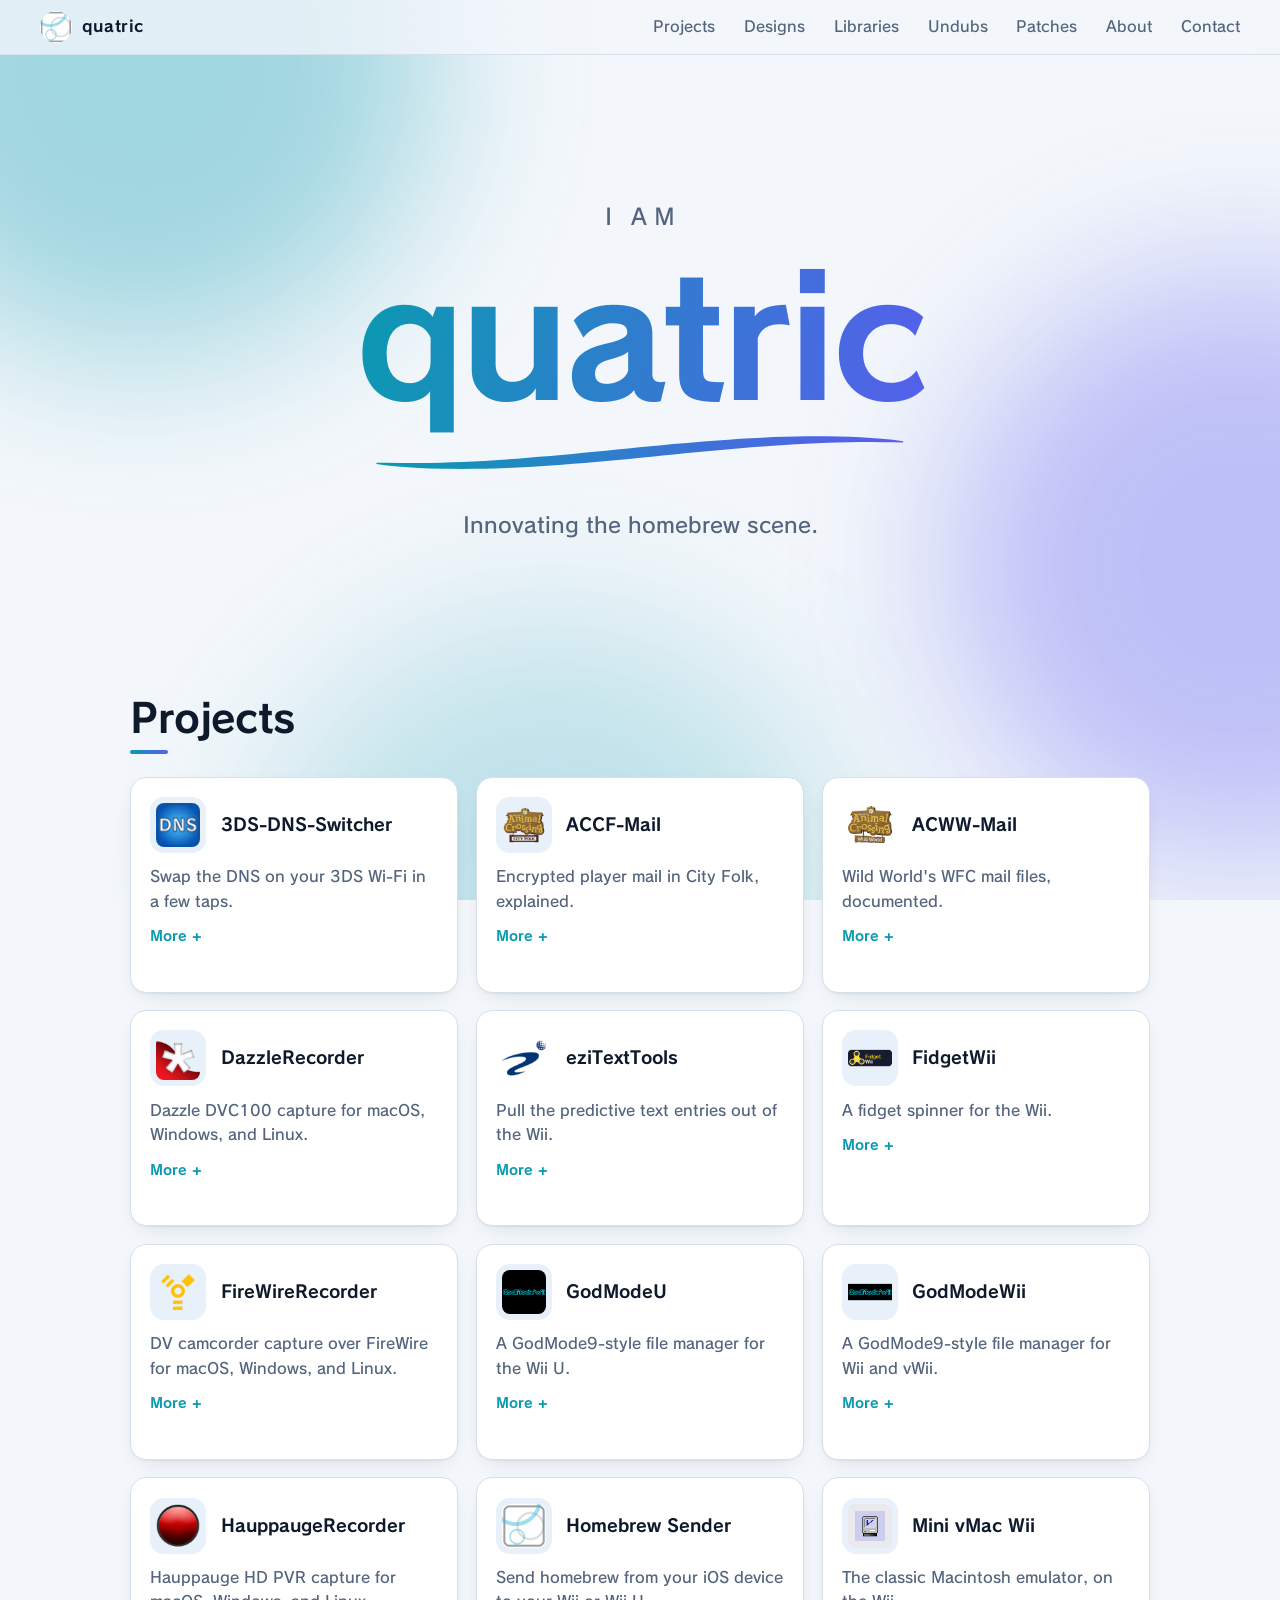
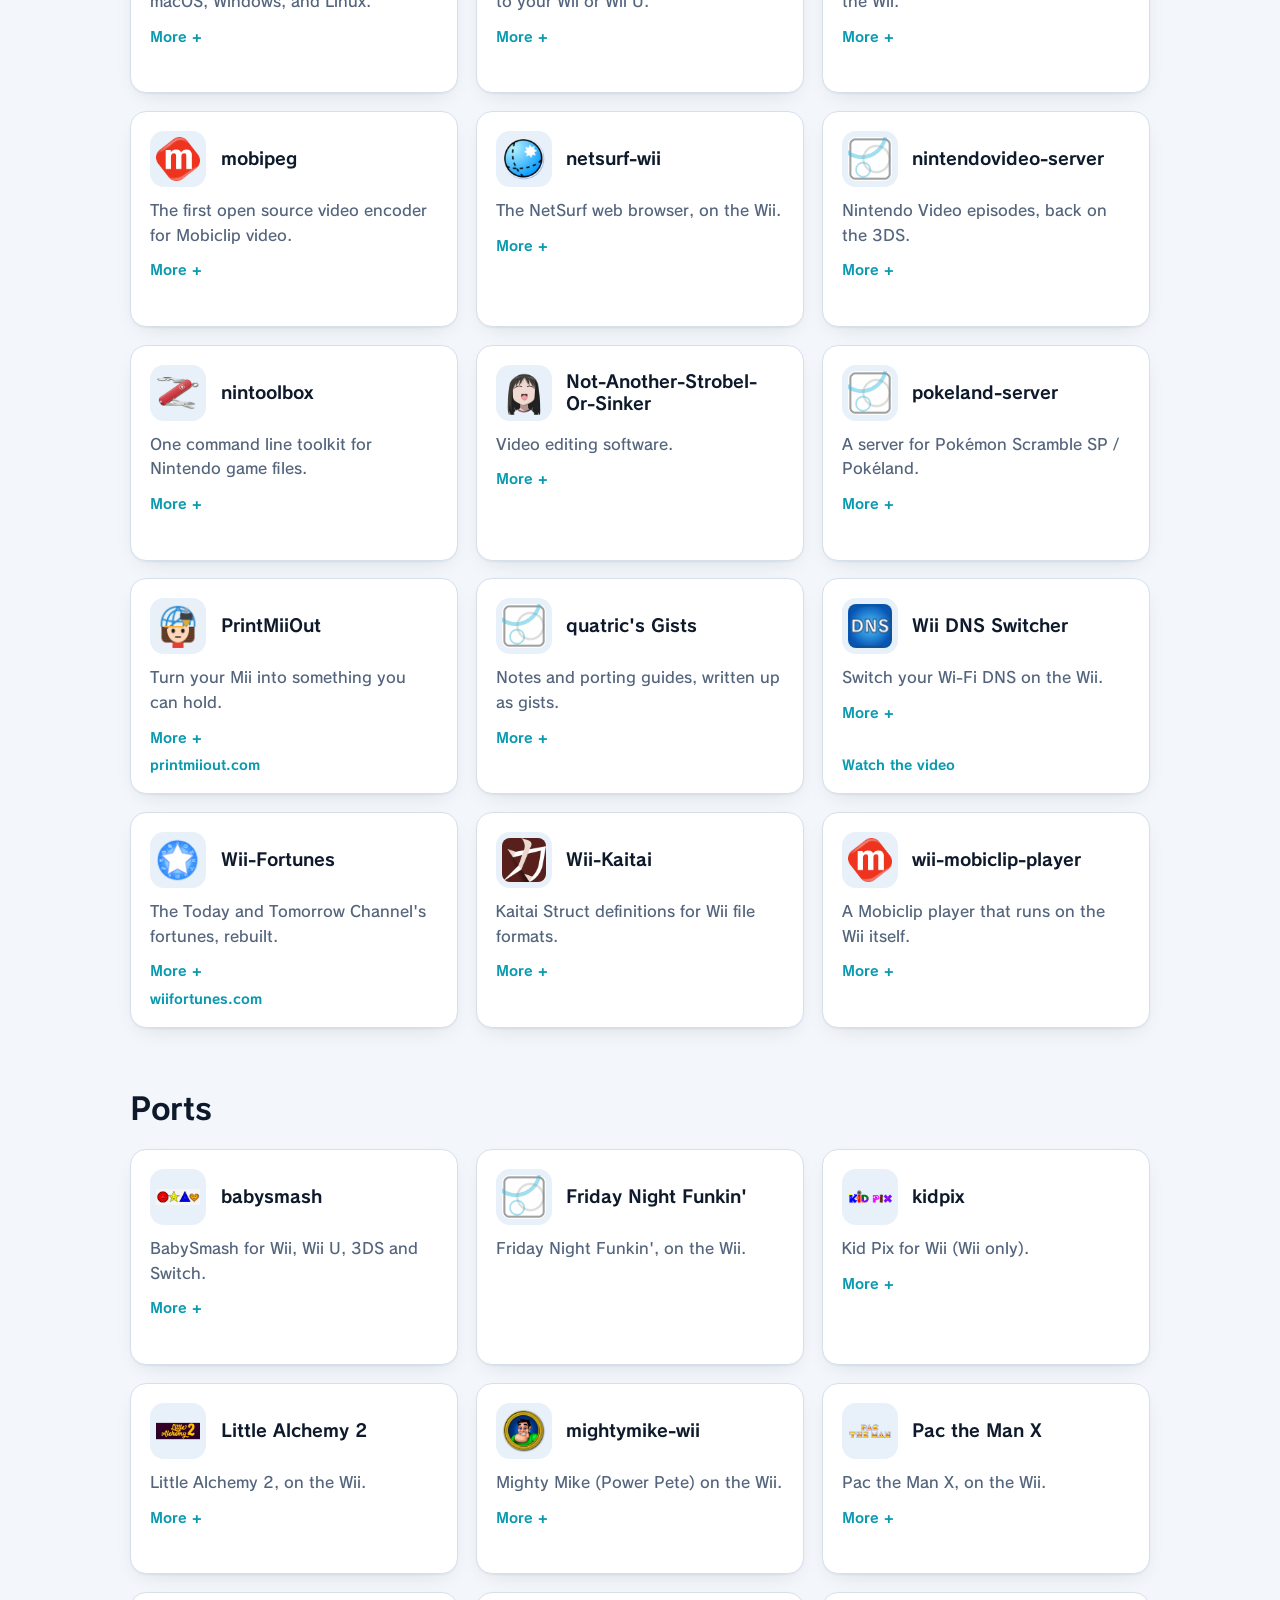
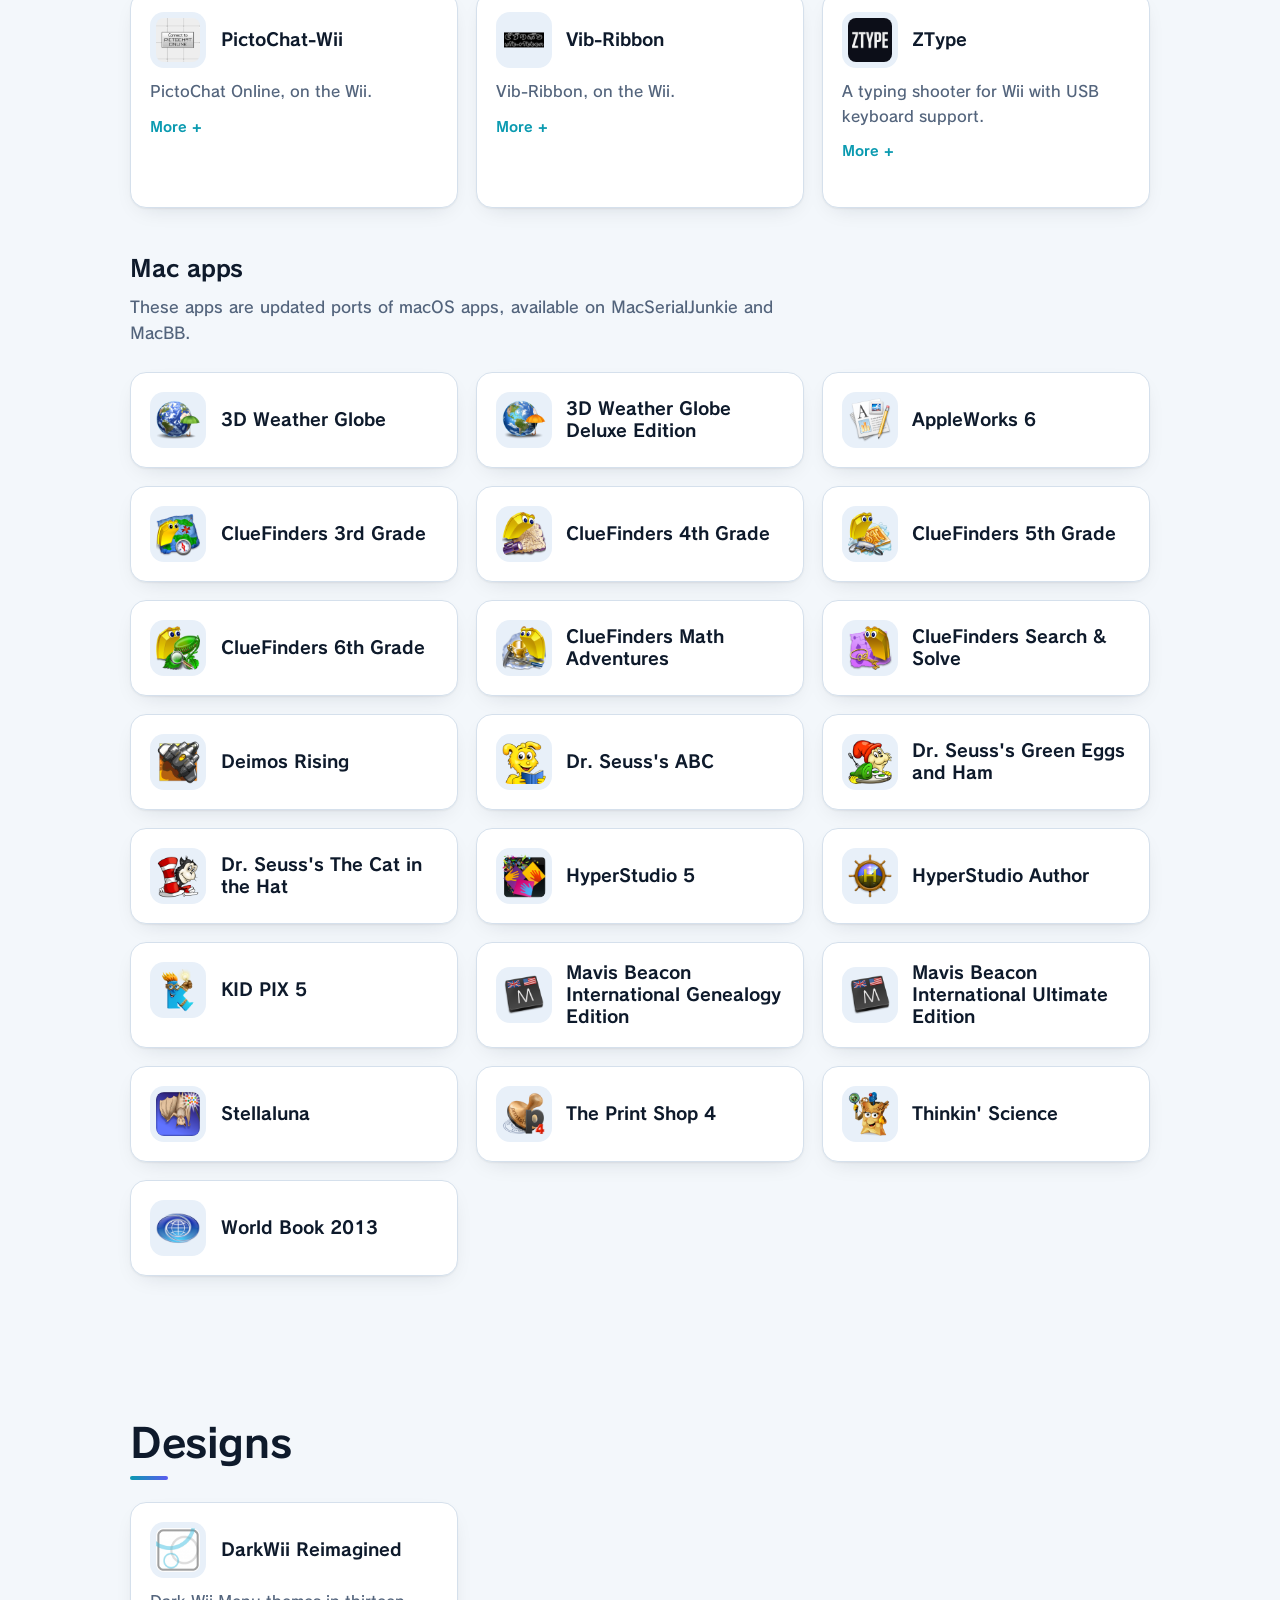
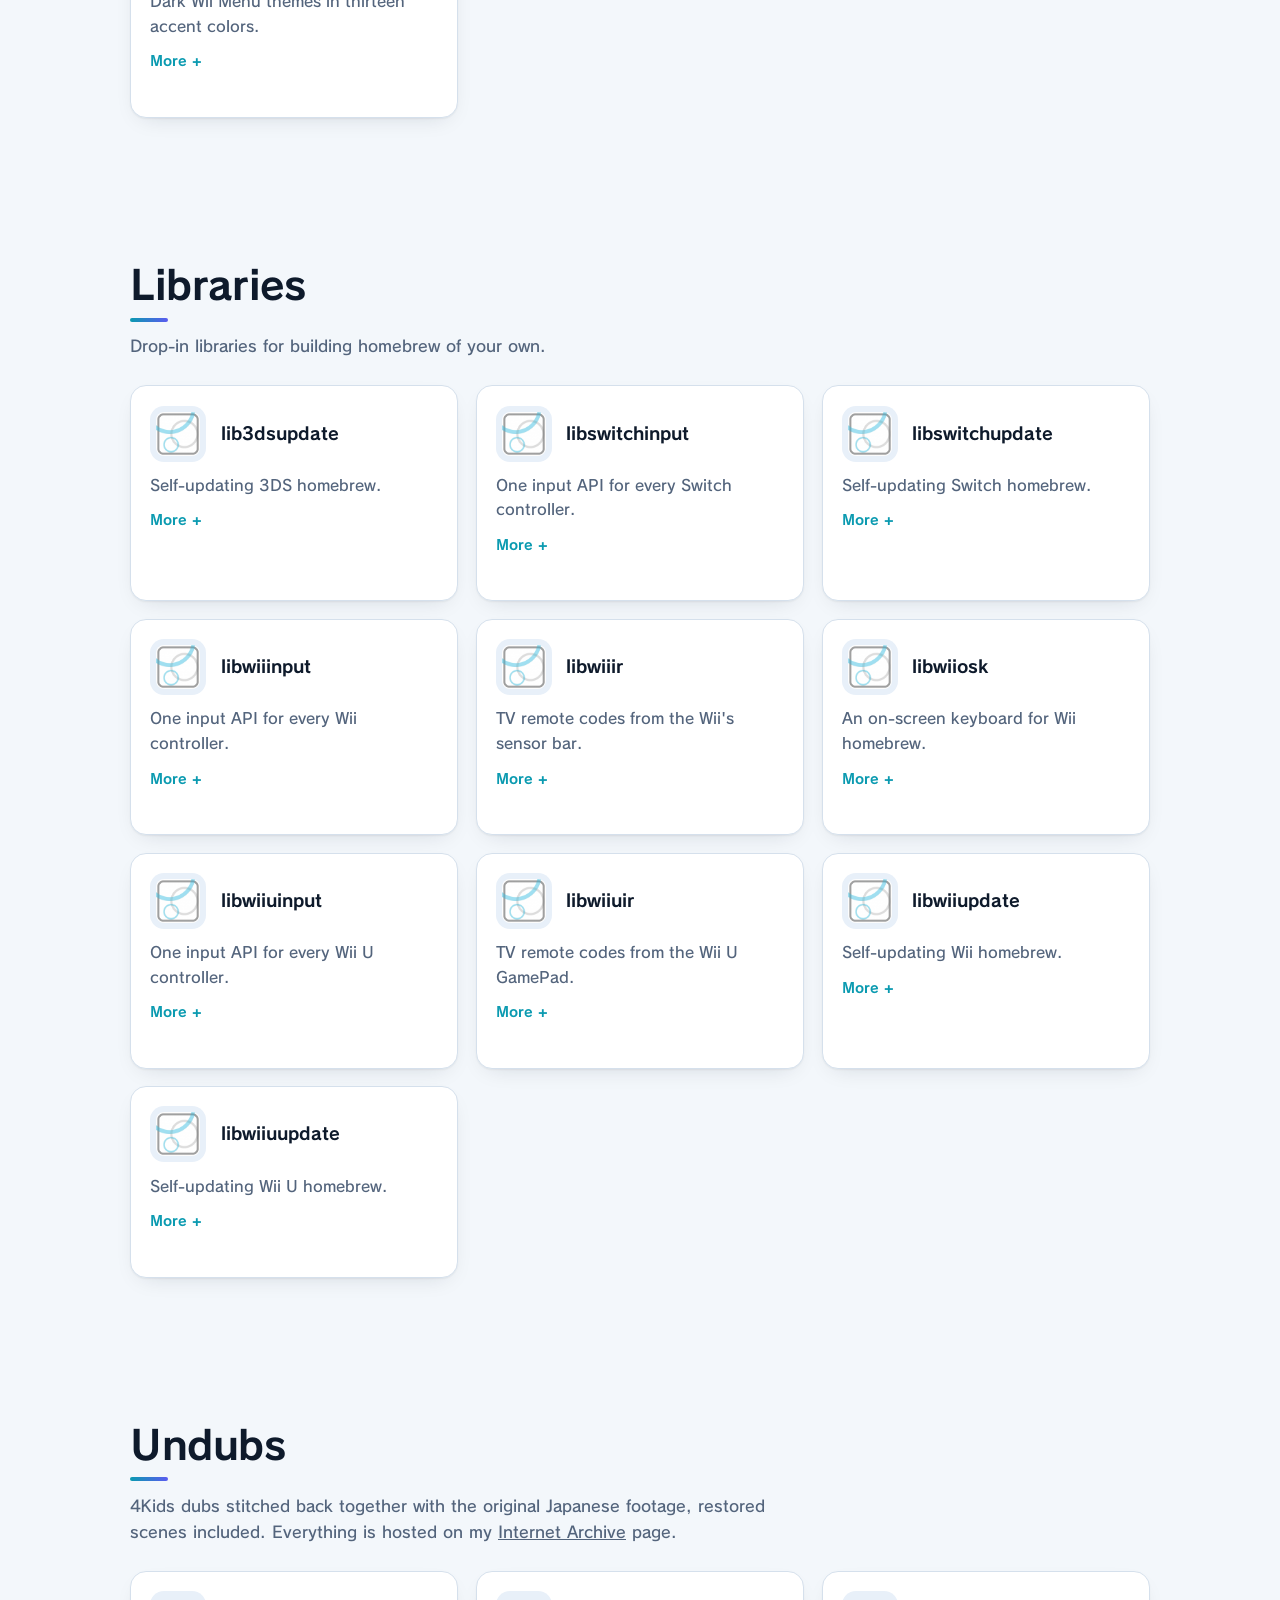
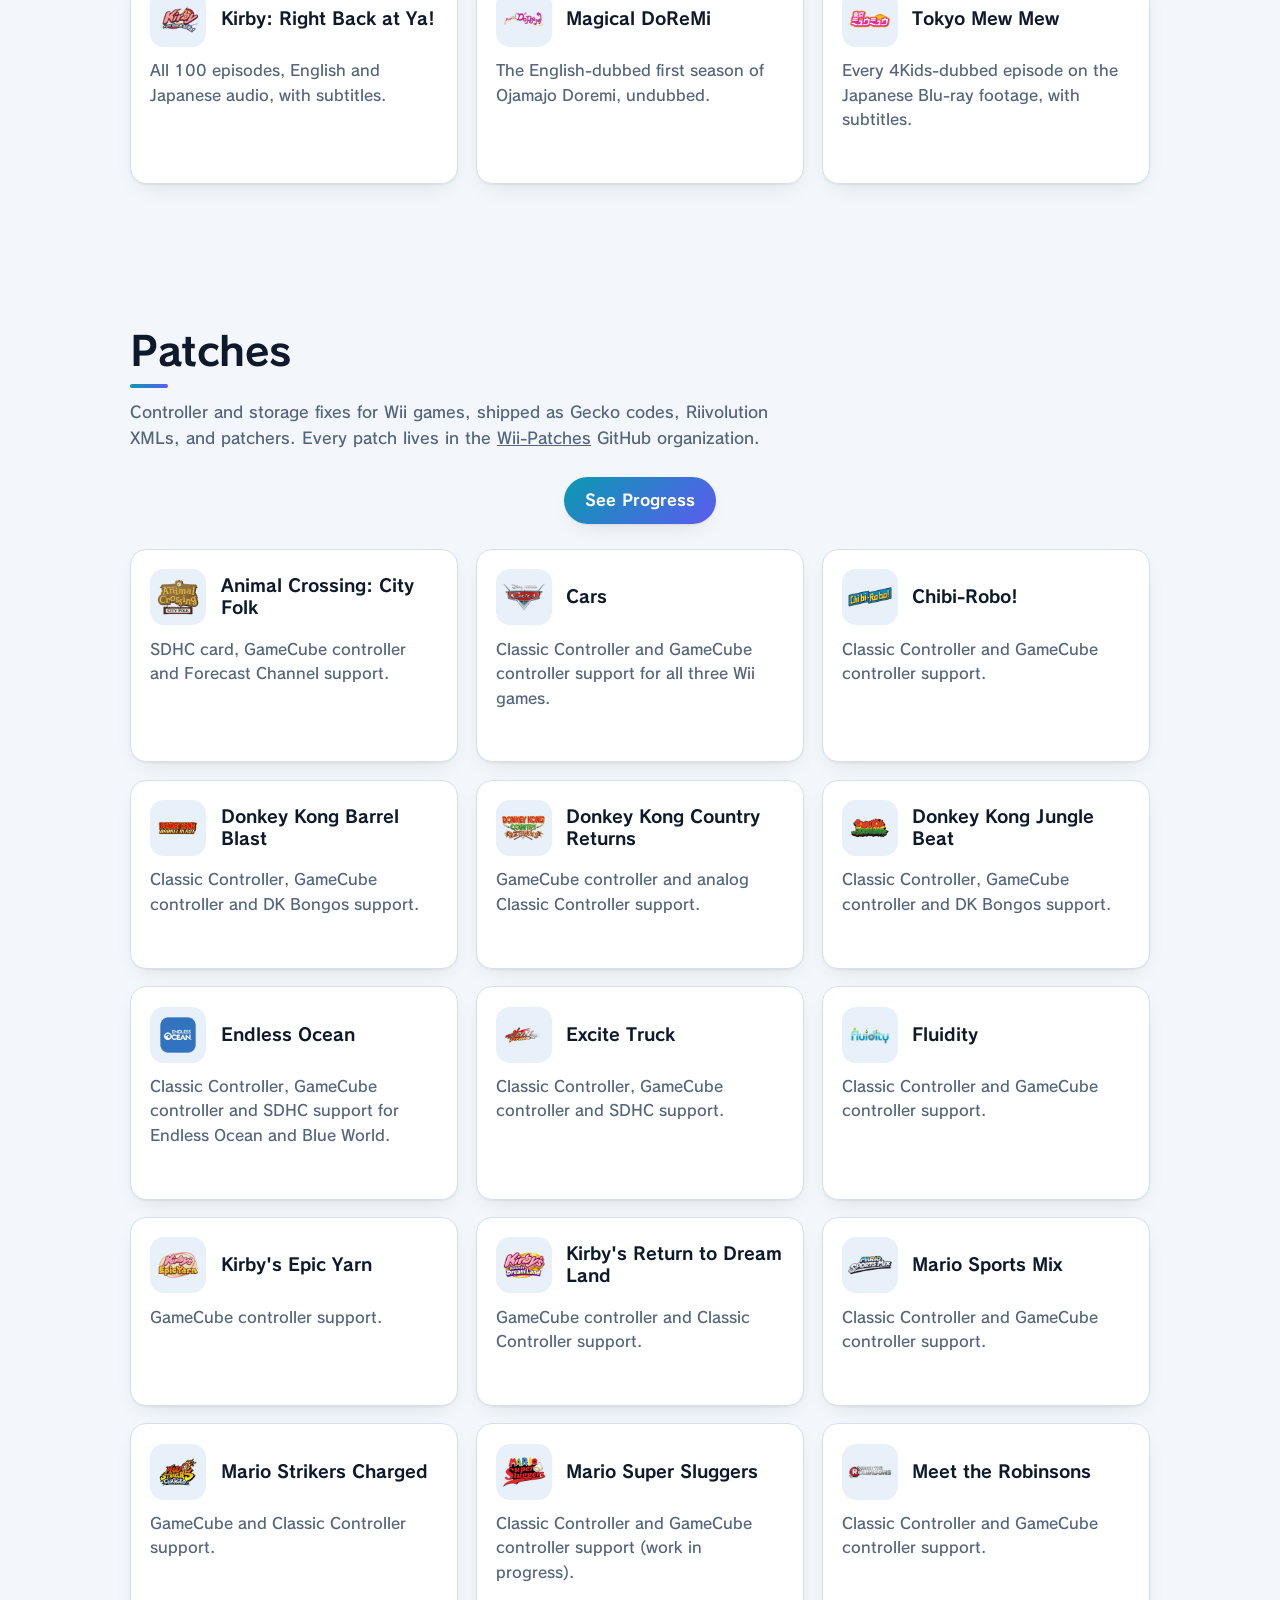
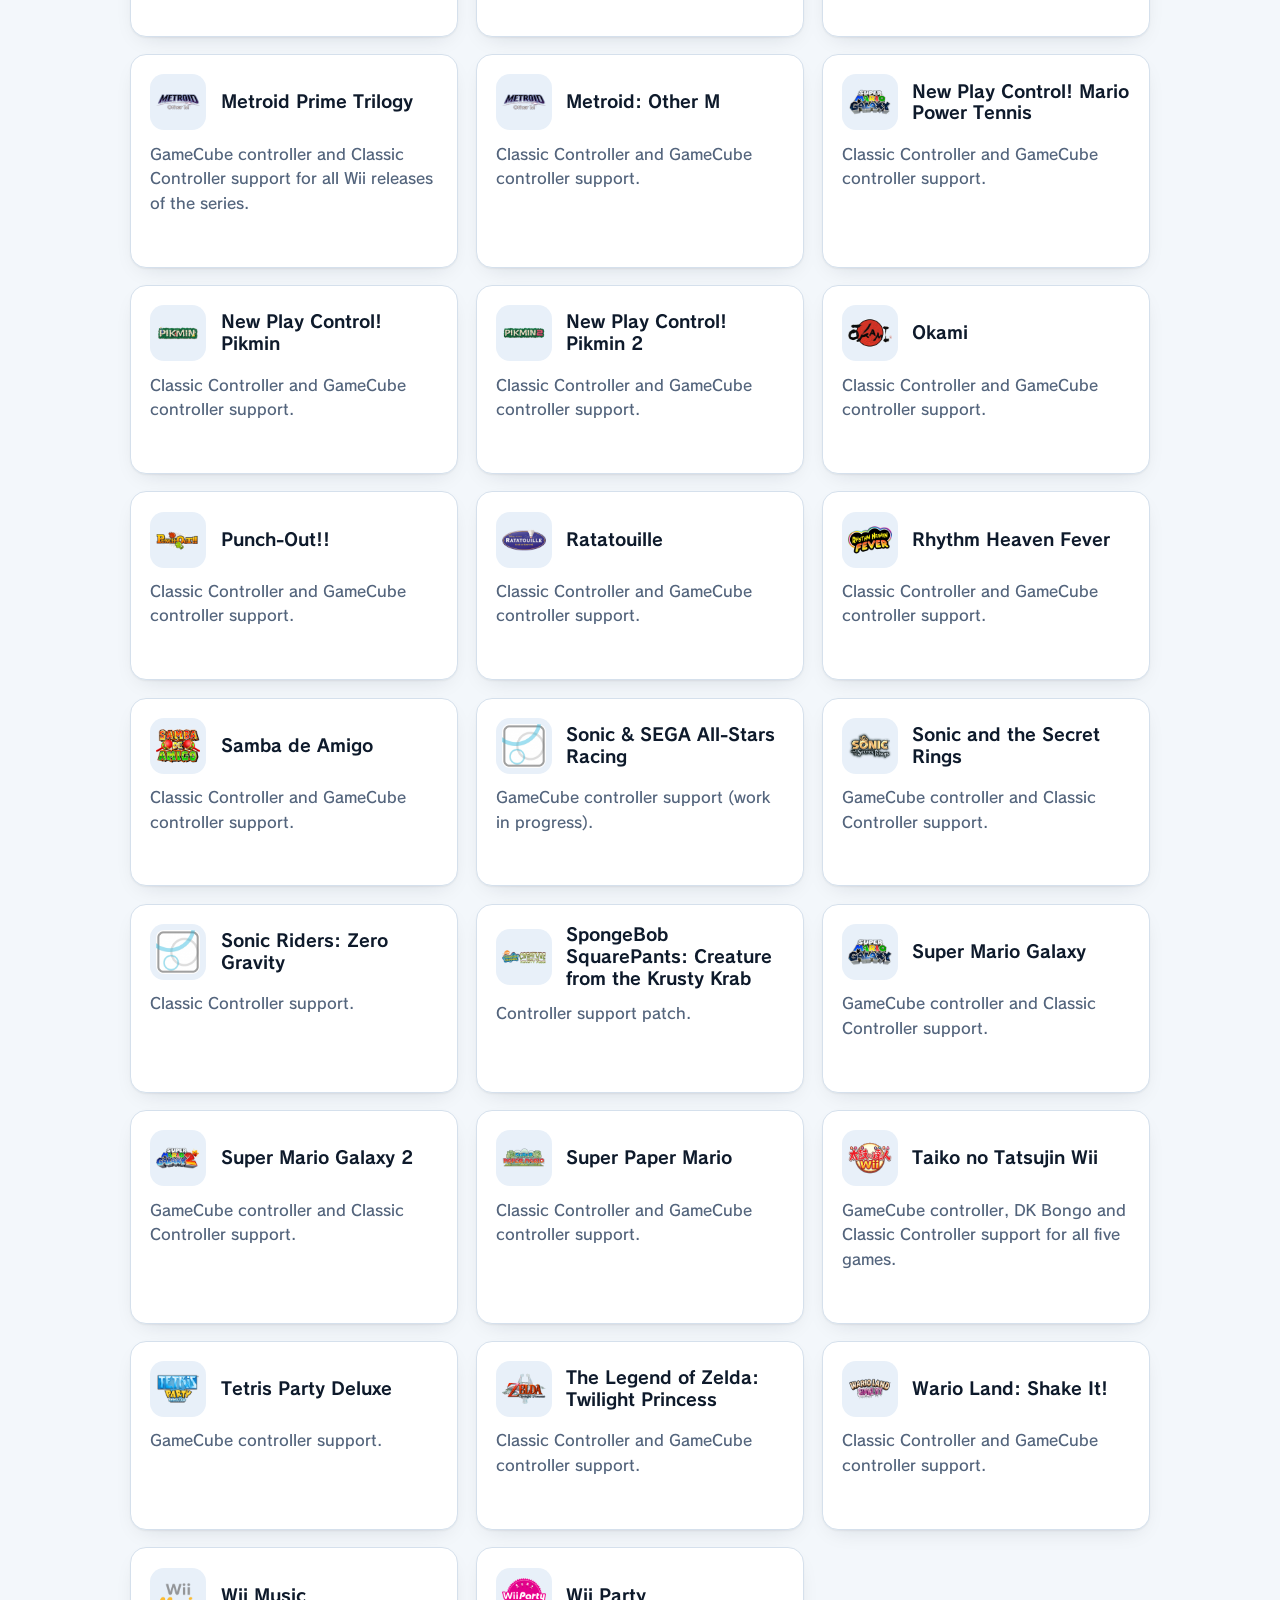
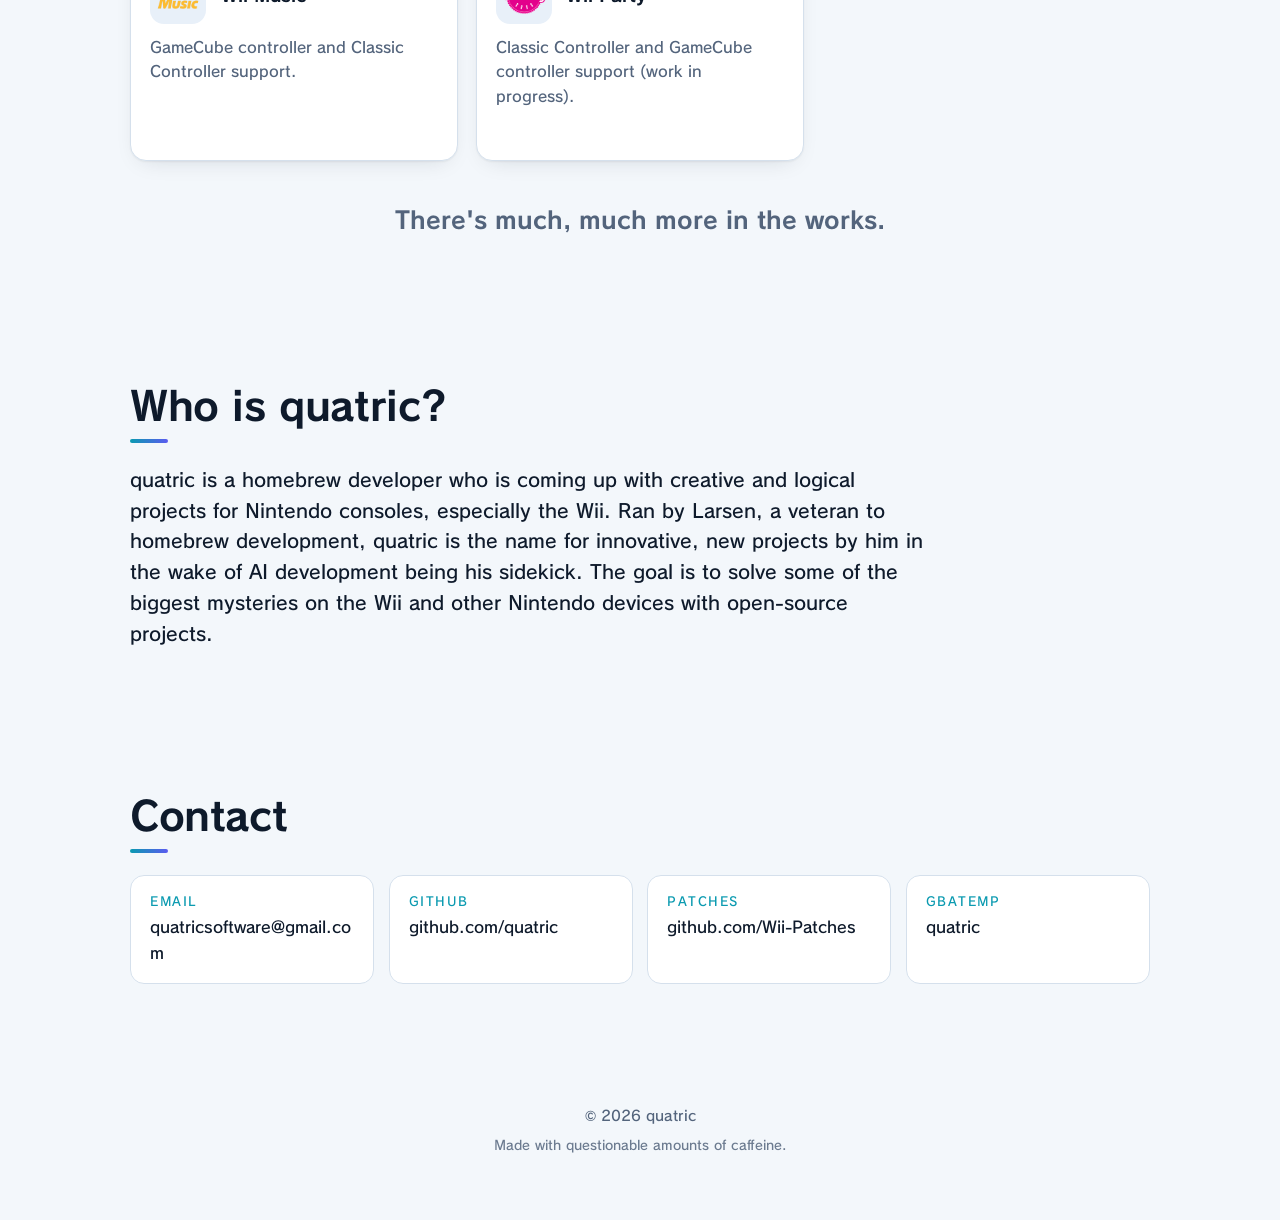
<file: index.html>
<!doctype html>
<html lang="en">
<head>
<meta charset="utf-8">
<meta name="viewport" content="width=device-width, initial-scale=1">
<title>quatric software | Homebrew Developer</title>
<meta name="description" content="quatric software makes open-source homebrew for Nintendo consoles, especially the Wii: mobipeg, nintoolbox, controller and SDHC patches, and tools that solve old console mysteries.">
<meta name="author" content="quatric">
<meta name="keywords" content="quatric software, quatric, quatricsoftware, Wii homebrew, Nintendo homebrew, mobipeg, nintoolbox">
<meta name="theme-color" content="#f4f8fc" media="(prefers-color-scheme: light)">
<meta name="theme-color" content="#0a1220" media="(prefers-color-scheme: dark)">
<meta name="color-scheme" content="light dark">
<link rel="canonical" href="https://quatricsoftware.com/">
<link rel="icon" type="image/png" href="/img/quatric.png">
<link rel="apple-touch-icon" href="/img/quatric.png">
<meta property="og:type" content="website">
<meta property="og:site_name" content="quatric">
<meta property="og:title" content="quatric software | Homebrew Developer">
<meta property="og:description" content="Open-source homebrew projects and game patches for the Wii and other Nintendo consoles.">
<meta property="og:url" content="https://quatricsoftware.com/">
<meta property="og:image" content="https://quatricsoftware.com/img/quatric.png">
<meta name="twitter:card" content="summary">
<meta name="twitter:title" content="quatric software | Homebrew Developer">
<meta name="twitter:description" content="Open-source homebrew projects and game patches for the Wii and other Nintendo consoles.">
<meta name="twitter:image" content="https://quatricsoftware.com/img/quatric.png">
<link rel="preload" href="/css/RodinNTLGPro-B-Extended.woff2" as="font" type="font/woff2" crossorigin>
<link rel="stylesheet" href="/css/style.css?v=b4e0bb03">
<script type="application/ld+json">
{"@context":"https://schema.org","@graph":[
{"@type":"WebSite","name":"quatric","url":"https://quatricsoftware.com/"},
{"@type":"Person","name":"quatric","url":"https://quatricsoftware.com/","email":"mailto:quatricsoftware@gmail.com","jobTitle":"Homebrew developer","sameAs":["https://github.com/quatric","https://github.com/Wii-Patches"]}
]}
</script>
</head>
<body>
<a class="skip" href="#projects">Skip to projects</a>
<div class="blobs" aria-hidden="true"><i></i><i></i><i></i></div>

<header class="top">
  <a class="brand" href="#top"><img src="/img/quatric.png" alt="" width="32" height="32">quatric</a>
  <nav aria-label="Main">
    <a href="#projects">Projects</a>
    <a href="#designs">Designs</a>
    <a href="#libraries">Libraries</a>
    <a href="#undubs">Undubs</a>
    <a href="#patches">Patches</a>
    <a href="#about">About</a>
    <a href="#contact">Contact</a>
  </nav>
</header>

<main id="top">
  <section class="hero">
    <p class="iam">I am</p>
    <h1><span class="word"><span class="word-text">quatric</span><svg class="sketch" viewBox="0 -880 3387 1000" aria-hidden="true"><defs><linearGradient id="ink" gradientUnits="userSpaceOnUse" x1="0" x2="3726"><stop offset="0"/><stop offset="1"/></linearGradient><mask id="pen" maskUnits="userSpaceOnUse" x="-100" y="-1000" width="3587" height="1300"><path pathLength="1" style="--d:0.35s;--t:0.40s" d="M470 -440C430 -500 380 -512 315 -512C190 -512 116 -410 116 -277C116 -140 195 -44 315 -44C420 -44 480 -110 500 -260L536 -545V-60L518 20V150"/><path pathLength="1" style="--d:0.85s;--t:0.31s" d="M767 -540V-200C767 -100 840 -48 920 -48C1030 -48 1136 -110 1136 -230V-540V-60"/><path pathLength="1" style="--d:1.26s;--t:0.16s" d="M1335 -430C1390 -495 1460 -512 1530 -512C1640 -512 1694 -470 1694 -390V-160C1694 -80 1730 -48 1785 -50"/><path pathLength="1" style="--d:1.48s;--t:0.16s" d="M1694 -320C1600 -300 1520 -295 1460 -280C1390 -262 1358 -215 1358 -150C1358 -80 1410 -42 1475 -42C1560 -42 1640 -80 1694 -150"/><path pathLength="1" style="--d:1.74s;--t:0.14s" d="M1999 -710V-170C1999 -70 2050 -47 2130 -47H2150"/><path pathLength="1" style="--d:1.94s;--t:0.12s" d="M1880 -500H2150"/><path pathLength="1" style="--d:2.16s;--t:0.20s" d="M2323 -540V-60L2323 -380C2360 -470 2440 -506 2550 -506"/><path pathLength="1" style="--d:2.46s;--t:0.12s" d="M2718 -540V-60"/><path pathLength="1" style="--d:2.64s;--t:0.12s" d="M2690 -708H2746"/><path pathLength="1" style="--d:2.86s;--t:0.21s" d="M3350 -440C3300 -490 3240 -510 3175 -510C3040 -510 2946 -420 2946 -278C2946 -130 3045 -45 3170 -45C3250 -45 3320 -75 3360 -125"/></mask></defs><path mask="url(#pen)" d="M588 193V-555H484L462 -495C436 -535 378 -567 294 -567C158 -567 44 -467 44 -277C44 -88 153 12 300 12C367 12 422 -13 447 -52V193ZM450 -225C450 -153 395 -100 328 -100C247 -100 188 -157 188 -275C188 -394 246 -454 327 -454C386 -454 429 -420 450 -371ZM1207 0V-555H1065V-198C1047 -139 995 -108 938 -108C880 -108 838 -145 838 -211V-555H696V-178C696 -66 780 12 900 12C980 12 1049 -15 1077 -70V0ZM1846 -109C1836 -107 1826 -106 1817 -106C1787 -106 1768 -120 1768 -154V-391C1768 -512 1689 -567 1535 -567C1431 -567 1350 -533 1300 -474L1358 -372C1391 -421 1473 -457 1524 -457C1590 -457 1619 -444 1619 -401C1619 -370 1557 -349 1482 -333C1355 -304 1289 -248 1289 -142C1289 -140 1289 -139 1289 -137C1291 -44 1349 12 1462 12C1545 12 1625 -10 1659 -59C1668 -12 1717 12 1773 12C1788 12 1803 11 1818 7ZM1624 -174C1611 -124 1546 -96 1498 -96C1452 -96 1428 -115 1427 -151C1427 -153 1427 -155 1427 -157C1427 -208 1462 -228 1517 -242C1566 -255 1605 -269 1624 -288ZM2196 -106C2083 -106 2070 -110 2070 -186V-444H2165V-555H2070V-729H1934V-555H1849V-444H1928V-156C1928 -24 1991 12 2168 12ZM2584 -445 2561 -567C2463 -565 2413 -546 2376 -498V-555H2252V0H2394V-370C2418 -439 2484 -464 2584 -445ZM2792 -636V-780H2644V-636ZM2790 0V-555H2647V0ZM3383 -72 3336 -176C3303 -128 3241 -102 3186 -102C3100 -102 3018 -158 3018 -278C3018 -398 3104 -452 3183 -452C3240 -452 3294 -430 3328 -382L3376 -494C3324 -542 3259 -567 3164 -567C2998 -567 2874 -459 2874 -278C2874 -86 3010 12 3164 12C3268 12 3330 -16 3383 -72Z"/></svg></span></h1>
    <svg class="swash" viewBox="0 0 400 44" aria-hidden="true"><defs><linearGradient id="swash-ink" x1="0" x2="1"><stop offset="0"/><stop offset="1"/></linearGradient><mask id="swash-pen" maskUnits="userSpaceOnUse" x="-10" y="-10" width="420" height="64"><path pathLength="1" d="M4 30 C130 40, 270 4, 396 14"/></mask></defs><path mask="url(#swash-pen)" d="M4.0 30.5 11.8 31.6 19.8 32.3 27.7 32.9 35.7 33.4 43.8 33.8 51.9 34.0 60.0 34.1 68.1 34.2 76.3 34.1 84.4 34.0 92.6 33.8 100.9 33.5 109.1 33.1 117.4 32.7 125.6 32.2 133.9 31.6 142.2 31.0 150.5 30.4 158.8 29.7 167.1 29.0 175.4 28.3 183.7 27.5 192.1 26.7 200.4 25.9 208.7 25.1 217.0 24.2 225.3 23.4 233.6 22.6 241.9 21.8 250.1 21.0 258.4 20.2 266.7 19.5 274.9 18.8 283.1 18.1 291.3 17.4 299.5 16.9 307.7 16.3 315.8 15.8 323.9 15.4 332.0 15.0 340.1 14.7 348.1 14.5 356.2 14.3 364.2 14.2 372.2 14.2 380.1 14.3 388.0 14.4 396.0 14.5 396.0 13.5 388.2 12.4 380.2 11.7 372.3 11.1 364.3 10.6 356.2 10.2 348.1 10.0 340.0 9.9 331.9 9.8 323.7 9.9 315.6 10.0 307.4 10.2 299.1 10.5 290.9 10.9 282.6 11.3 274.4 11.8 266.1 12.4 257.8 13.0 249.5 13.6 241.2 14.3 232.9 15.0 224.6 15.7 216.3 16.5 207.9 17.3 199.6 18.1 191.3 18.9 183.0 19.8 174.7 20.6 166.4 21.4 158.1 22.2 149.9 23.0 141.6 23.8 133.3 24.5 125.1 25.2 116.9 25.9 108.7 26.6 100.5 27.1 92.3 27.7 84.2 28.2 76.1 28.6 68.0 29.0 59.9 29.3 51.9 29.5 43.8 29.7 35.8 29.8 27.8 29.8 19.9 29.7 12.0 29.6 4.0 29.5Z"/></svg>
    <p class="lede" id="lede">Innovating the homebrew scene.</p>
  </section>

  <section id="projects" class="block">
    <h2>Projects</h2>
    <ul class="grid">
<li class="card">
<div class="card-head"><img class="icon" src="/img/3ds-dns-switcher.png" alt="" width="64" height="64" loading="lazy"><h3><a href="https://github.com/quatric/3DS-DNS-Switcher" rel="noopener">3DS-DNS-Switcher</a></h3></div>
<p>Swap the DNS on your 3DS Wi-Fi in a few taps.</p>
<details><summary><span class="more">More</span><span class="less">Less</span></summary><p class="full">A Nintendo 3DS application for quickly switching the DNS used by existing Wi-Fi connections.</p></details>
</li>
<li class="card">
<div class="card-head"><img class="icon" src="/img/accfmail.png" alt="" width="64" height="64" loading="lazy"><h3><a href="https://github.com/quatric/ACCFMail" rel="noopener">ACCF-Mail</a></h3></div>
<p>Encrypted player mail in City Folk, explained.</p>
<details><summary><span class="more">More</span><span class="less">Less</span></summary><p class="full">Encryption of player-to-player WiiConnect24 mail attachments in Animal Crossing: City Folk.</p></details>
</li>
<li class="card">
<div class="card-head"><img class="icon bare" src="/img/acwwmail.png" alt="" width="64" height="64" loading="lazy"><h3><a href="https://github.com/quatric/ACWWMail" rel="noopener">ACWW-Mail</a></h3></div>
<p>Wild World&#x27;s WFC mail files, documented.</p>
<details><summary><span class="more">More</span><span class="less">Less</span></summary><p class="full">Format documentation, Kaitai Struct definitions and an experimental writer for the Animal Crossing: Wild World axmail WFC download files.</p></details>
</li>
<li class="card">
<div class="card-head"><img class="icon" src="/img/dazzlerecorder.png" alt="" width="64" height="64" loading="lazy"><h3><a href="https://github.com/quatric/DazzleRecorder" rel="noopener">DazzleRecorder</a></h3></div>
<p>Dazzle DVC100 capture for macOS, Windows, and Linux.</p>
<details><summary><span class="more">More</span><span class="less">Less</span></summary><p class="full">Driverless USB capture and MPEG-2 recording for the Dazzle DVC100 and the black Dazzle, with live preview, deinterlacing, and S-Video or composite input. No kernel extension needed.</p></details>
</li>
<li class="card">
<div class="card-head"><img class="icon bare" src="/img/ezitext.png" alt="" width="64" height="64" loading="lazy"><h3><a href="https://github.com/quatric/eZiTextTools" rel="noopener">eziTextTools</a></h3></div>
<p>Pull the predictive text entries out of the Wii.</p>
<details><summary><span class="more">More</span><span class="less">Less</span></summary><p class="full">Tool to extract Wii predictive text entries.</p></details>
</li>
<li class="card">
<div class="card-head"><img class="icon" src="/img/fidgetwii.png" alt="" width="64" height="64" loading="lazy"><h3><a href="https://github.com/quatric/FidgetWii" rel="noopener">FidgetWii</a></h3></div>
<p>A fidget spinner for the Wii.</p>
<details><summary><span class="more">More</span><span class="less">Less</span></summary><p class="full">Flick it, grab it with the Wii Remote pointer, shake it faster, change its color, and try to beat your records.</p></details>
</li>
<li class="card">
<div class="card-head"><img class="icon" src="/img/firewirerecorder.png" alt="" width="64" height="64" loading="lazy"><h3><a href="https://github.com/quatric/FireWireRecorder" rel="noopener">FireWireRecorder</a></h3></div>
<p>DV camcorder capture over FireWire for macOS, Windows, and Linux.</p>
<details><summary><span class="more">More</span><span class="less">Less</span></summary><p class="full">Preview, tape control and recording for MiniDV and Digital8 camcorders and decks on FireWire, with timecode and stop at end of tape. Saves raw DV exactly as on the tape, DVD-ready MPEG-2, or x264 MP4. Runs on macOS 10.9 to 15 (plus a PowerPC/Intel build for Mac OS X 10.3 and up), Windows 7 and up, and Linux.</p></details>
</li>
<li class="card">
<div class="card-head"><img class="icon" src="/img/godmodeu.png" alt="" width="64" height="64" loading="lazy"><h3><a href="https://github.com/quatric/GodModeU" rel="noopener">GodModeU</a></h3></div>
<p>A GodMode9-style file manager for the Wii U.</p>
<details><summary><span class="more">More</span><span class="less">Less</span></summary><p class="full">A native Cafe OS homebrew port of GodModeWii: a text-mode file manager for the Wii U.</p></details>
</li>
<li class="card">
<div class="card-head"><img class="icon" src="/img/godmodewii.png" alt="" width="64" height="64" loading="lazy"><h3><a href="https://github.com/quatric/GodModeWii" rel="noopener">GodModeWii</a></h3></div>
<p>A GodMode9-style file manager for Wii and vWii.</p>
<details><summary><span class="more">More</span><span class="less">Less</span></summary><p class="full">Text-mode file manager for the Wii and the Wii U&#x27;s vWii mode. Copy, cut, paste and delete files across every storage device, watch free space, and poke around in the NAND at your own risk.</p></details>
</li>
<li class="card">
<div class="card-head"><img class="icon" src="/img/hauppaugerecorder.png" alt="" width="64" height="64" loading="lazy"><h3><a href="https://github.com/quatric/HauppaugeRecorder" rel="noopener">HauppaugeRecorder</a></h3></div>
<p>Hauppauge HD PVR capture for macOS, Windows, and Linux.</p>
<details><summary><span class="more">More</span><span class="less">Less</span></summary><p class="full">Driverless USB recording for the Hauppauge HD PVR 1212 from component, S-Video, or composite, saving the box&#x27;s own H.264 and AAC or AC-3 as a transport stream. Runs on macOS 10.11 and up, Windows 7 and up with a one-click driver installer, and Linux.</p></details>
</li>
<li class="card">
<div class="card-head"><img class="icon" src="/img/quatric.png" alt="" width="64" height="64" loading="lazy"><h3><a href="https://github.com/quatric/HomebrewSender/releases/latest/" rel="noopener">Homebrew Sender</a></h3></div>
<p>Send homebrew from your iOS device to your Wii or Wii U.</p>
<details><summary><span class="more">More</span><span class="less">Less</span></summary><p class="full">Send .dol and .elf homebrew to a Wii or Wii U over wiiload straight from your iPhone or iPad.</p></details>
</li>
<li class="card">
<div class="card-head"><img class="icon" src="/img/minivmac-wii.png" alt="" width="64" height="64" loading="lazy"><h3><a href="https://github.com/quatric/minivmac-wii/releases/latest/" rel="noopener">Mini vMac Wii</a></h3></div>
<p>The classic Macintosh emulator, on the Wii.</p>
<details><summary><span class="more">More</span><span class="less">Less</span></summary><p class="full">Mini vMac, the classic Macintosh emulator, for the Wii (Homebrew Channel) and the Wii U (Aroma).</p></details>
</li>
<li class="card">
<div class="card-head"><img class="icon" src="/img/mobipeg.png" alt="" width="64" height="64" loading="lazy"><h3><a href="https://github.com/quatric/mobipeg" rel="noopener">mobipeg</a></h3></div>
<p>The first open source video encoder for Mobiclip video.</p>
<details><summary><span class="more">More</span><span class="less">Less</span></summary><p class="full">World&#x27;s first OSS video encoder for Wii, 3DS, and DS Mobiclip Video. Convert your own videos to the Mobiclip format.</p></details>
</li>
<li class="card">
<div class="card-head"><img class="icon" src="/img/netsurf-wii.png" alt="" width="64" height="64" loading="lazy"><h3><a href="https://github.com/quatric/netsurf-wii" rel="noopener">netsurf-wii</a></h3></div>
<p>The NetSurf web browser, on the Wii.</p>
<details><summary><span class="more">More</span><span class="less">Less</span></summary><p class="full">A port of NetSurf, the lightweight browser, to the Wii.</p></details>
</li>
<li class="card">
<div class="card-head"><img class="icon" src="/img/quatric.png" alt="" width="64" height="64" loading="lazy"><h3><a href="https://github.com/quatric/nintendovideo-server" rel="noopener">nintendovideo-server</a></h3></div>
<p>Nintendo Video episodes, back on the 3DS.</p>
<details><summary><span class="more">More</span><span class="less">Less</span></summary><p class="full">Nintendo Video SpotPass server: serves archived episodes to patched 3DS clients.</p></details>
</li>
<li class="card">
<div class="card-head"><img class="icon" src="/img/nintoolbox.png" alt="" width="64" height="64" loading="lazy"><h3><a href="https://github.com/quatric/nintoolbox" rel="noopener">nintoolbox</a></h3></div>
<p>One command line toolkit for Nintendo game files.</p>
<details><summary><span class="more">More</span><span class="less">Less</span></summary><p class="full">A fast, unified command-line toolkit to extract, modify, convert, and rebuild game archives, textures, 3D models, audio, and layouts across GameCube, Wii, Nintendo DS, 3DS, Wii U, and Nintendo Switch.</p></details>
</li>
<li class="card">
<div class="card-head"><img class="icon" src="/img/strobel.png" alt="" width="64" height="64" loading="lazy"><h3><a href="https://github.com/quatric/Not-Another-Strobel-or-Sinker" rel="noopener">Not-Another-Strobel-Or-Sinker</a></h3></div>
<p>Video editing software.</p>
<details><summary><span class="more">More</span><span class="less">Less</span></summary><p class="full">Video editing software. Yes, that is the whole description.</p></details>
</li>
<li class="card">
<div class="card-head"><img class="icon" src="/img/quatric.png" alt="" width="64" height="64" loading="lazy"><h3><a href="https://github.com/quatric/pokeland-server" rel="noopener">pokeland-server</a></h3></div>
<p>A server for Pokémon Scramble SP / Pokéland.</p>
<details><summary><span class="more">More</span><span class="less">Less</span></summary><p class="full">Work-in-progress server reimplementation for Pokémon Scramble SP / Pokéland, plus the tooling to point an original client at it.</p></details>
</li>
<li class="card web">
<div class="card-head"><img class="icon" src="/img/printmiiout.png" alt="" width="64" height="64" loading="lazy"><h3><a href="https://printmiiout.com/" rel="noopener">PrintMiiOut</a></h3></div>
<p>Turn your Mii into something you can hold.</p>
<details><summary><span class="more">More</span><span class="less">Less</span></summary><p class="full">3D Print Your Mii. Take a Mii and get a model ready for your printer.</p></details>
<a class="site" href="https://printmiiout.com/" rel="noopener">printmiiout.com</a>
<a class="gh" href="https://github.com/quatric/PrintMiiOut" rel="noopener">GitHub &rarr;</a>
</li>
<li class="card">
<div class="card-head"><img class="icon" src="/img/quatric.png" alt="" width="64" height="64" loading="lazy"><h3><a href="https://gist.github.com/quatric" rel="noopener">quatric&#x27;s Gists</a></h3></div>
<p>Notes and porting guides, written up as gists.</p>
<details><summary><span class="more">More</span><span class="less">Less</span></summary><p class="full">Various Gists for documentation on Wii curiosities.</p></details>
</li>
<li class="card web">
<div class="card-head"><img class="icon" src="/img/wii-dns-switcher.png" alt="" width="64" height="64" loading="lazy"><h3><a href="https://github.com/quatric/Wii-DNS-Switcher" rel="noopener">Wii DNS Switcher</a></h3></div>
<p>Switch your Wi-Fi DNS on the Wii.</p>
<details><summary><span class="more">More</span><span class="less">Less</span></summary><p class="full">Saves named primary-DNS profiles on the SD card and applies them directly to the console&#x27;s Wi-Fi connections, without touching SSIDs or passwords. Secondary DNS is always 1.1.1.1.</p></details>
<a class="site" href="https://www.youtube.com/watch?v=7xZZl6BWWLk" rel="noopener">Watch the video</a>
<a class="gh" href="https://github.com/quatric/Wii-DNS-Switcher/releases/latest/" rel="noopener">GitHub &rarr;</a>
</li>
<li class="card web">
<div class="card-head"><img class="icon" src="/img/wii-fortunes.png" alt="" width="64" height="64" loading="lazy"><h3><a href="https://wiifortunes.com/" rel="noopener">Wii-Fortunes</a></h3></div>
<p>The Today and Tomorrow Channel&#x27;s fortunes, rebuilt.</p>
<details><summary><span class="more">More</span><span class="less">Less</span></summary><p class="full">Reimplementation of the Wii Today &amp; Tomorrow Channel&#x27;s fortune maths: fortune, lucky colour, hints and compatibility for any person and date.</p></details>
<a class="site" href="https://wiifortunes.com/" rel="noopener">wiifortunes.com</a>
<a class="gh" href="https://github.com/quatric/WiiFortunes" rel="noopener">GitHub &rarr;</a>
</li>
<li class="card">
<div class="card-head"><img class="icon" src="/img/wii-kaitai.png" alt="" width="64" height="64" loading="lazy"><h3><a href="https://github.com/quatric/Wii-Kaitai" rel="noopener">Wii-Kaitai</a></h3></div>
<p>Kaitai Struct definitions for Wii file formats.</p>
<details><summary><span class="more">More</span><span class="less">Less</span></summary><p class="full">Kaitai Struct definitions for Wii file formats: WiiConnect24 channels, system files, Mobiclip. A merge of RiiConnect24/Kaitai-Files and WiiLink24/Kaitais, corrected against the retail channel parsers.</p></details>
</li>
<li class="card">
<div class="card-head"><img class="icon" src="/img/mobipeg.png" alt="" width="64" height="64" loading="lazy"><h3><a href="https://github.com/quatric/wii-mobiclip-player" rel="noopener">wii-mobiclip-player</a></h3></div>
<p>A Mobiclip player that runs on the Wii itself.</p>
<details><summary><span class="more">More</span><span class="less">Less</span></summary><p class="full">Mobiclip player on a Wii. Plays the format natively on the console, no conversion needed.</p></details>
</li>
        </ul>
    <h3 class="subhead" id="ports">Ports</h3>
    <ul class="grid">
<li class="card">
<div class="card-head"><img class="icon" src="/img/babysmash-wii.png" alt="" width="64" height="64" loading="lazy"><h3><a href="https://github.com/quatric/babysmash" rel="noopener">babysmash</a></h3></div>
<p>BabySmash for Wii, Wii U, 3DS and Switch.</p>
<details><summary><span class="more">More</span><span class="less">Less</span></summary><p class="full">Homebrew port of BabySmash for Wii, Wii U, 3DS and Switch: let a baby mash every button and watch shapes, letters and numbers pop up. Supports Wiimote, Classic, GameCube, Pro Controller, GamePad, Joy-Con, touch, DS3, USB mouse and keyboard.</p></details>
</li>
<li class="card">
<div class="card-head"><img class="icon" src="/img/quatric.png" alt="" width="64" height="64" loading="lazy"><h3><a href="https://github.com/quatric/FNFWii" rel="noopener">Friday Night Funkin&#x27;</a></h3></div>
<p>Friday Night Funkin&#x27;, on the Wii.</p>
</li>
<li class="card">
<div class="card-head"><img class="icon" src="/img/kidpix-wii.png" alt="" width="64" height="64" loading="lazy"><h3><a href="https://github.com/quatric/kidpix" rel="noopener">kidpix</a></h3></div>
<p>Kid Pix for Wii (Wii only).</p>
<details><summary><span class="more">More</span><span class="less">Less</span></summary><p class="full">C/GRRLIB homebrew port of jskidpix with the Wacky Brush, Electric Mixer, Paint Can, Rubber Stamps and the Undo Guy.</p></details>
</li>
<li class="card">
<div class="card-head"><img class="icon" src="/img/littlealchemy2.png" alt="" width="64" height="64" loading="lazy"><h3><a href="https://github.com/quatric/LittleAlchemy2" rel="noopener">Little Alchemy 2</a></h3></div>
<p>Little Alchemy 2, on the Wii.</p>
<details><summary><span class="more">More</span><span class="less">Less</span></summary><p class="full">Combine water, fire, earth and air into all 720 elements of Little Alchemy 2. Drag with the Wii Remote pointer, or use a Classic, GameCube, Wii U Pro/GamePad, DS3, USB mouse or keyboard.</p></details>
</li>
<li class="card">
<div class="card-head"><img class="icon" src="/img/mightymike-wii.png" alt="" width="64" height="64" loading="lazy"><h3><a href="https://github.com/quatric/mightymike-wii" rel="noopener">mightymike-wii</a></h3></div>
<p>Mighty Mike (Power Pete) on the Wii.</p>
<details><summary><span class="more">More</span><span class="less">Less</span></summary><p class="full">Pangea Software&#x27;s Mighty Mike (Power Pete) for modern systems, ported to the Wii.</p></details>
</li>
<li class="card">
<div class="card-head"><img class="icon" src="/img/pacx-wii.png" alt="" width="64" height="64" loading="lazy"><h3><a href="https://github.com/quatric/PactheManX" rel="noopener">Pac the Man X</a></h3></div>
<p>Pac the Man X, on the Wii.</p>
<details><summary><span class="more">More</span><span class="less">Less</span></summary><p class="full">Pac the Man X 1.5.1a and its level editor, ported to the Wii.</p></details>
</li>
<li class="card">
<div class="card-head"><img class="icon" src="/img/pictochat-wii.png" alt="" width="64" height="64" loading="lazy"><h3><a href="https://github.com/quatric/PictoChat-Client" rel="noopener">PictoChat-Wii</a></h3></div>
<p>PictoChat Online, on the Wii.</p>
<details><summary><span class="more">More</span><span class="less">Less</span></summary><p class="full">A Homebrew Channel client for PictoChat Online by ayunami2000. Join the chat rooms, type with the DS keyboards and draw with the Wii Remote pointer, and chat with everyone using the website.</p></details>
</li>
<li class="card">
<div class="card-head"><img class="icon" src="/img/vibribbon-wii.png" alt="" width="64" height="64" loading="lazy"><h3><a href="https://github.com/quatric/vibribbon-wii/releases/latest" rel="noopener">Vib-Ribbon</a></h3></div>
<p>Vib-Ribbon, on the Wii.</p>
<details><summary><span class="more">More</span><span class="less">Less</span></summary><p class="full">The PAL PlayStation game, statically recompiled to C and run at full speed on the Wii. Play the built-in songs, or plug in a USB CD drive and play courses built from your own music CDs. Build it from your own disc and BIOS.</p></details>
</li>
<li class="card">
<div class="card-head"><img class="icon" src="/img/ztype.png" alt="" width="64" height="64" loading="lazy"><h3><a href="https://github.com/quatric/ZType" rel="noopener">ZType</a></h3></div>
<p>A typing shooter for Wii with USB keyboard support.</p>
<details><summary><span class="more">More</span><span class="less">Less</span></summary><p class="full">Type the words falling from space to shoot them down. A ZType-style game with original code and procedural graphics. Requires a USB keyboard.</p></details>
</li>
    </ul>
    <h4 class="subhead2" id="ports-mac">Mac apps</h4>
    <p class="section-note">These apps are updated ports of macOS apps, available on MacSerialJunkie and MacBB.</p>
    <ul class="grid">
<li class="card mac">
<div class="card-head"><img class="icon" src="/img/mac-3d-weather-globe.png" alt="" width="64" height="64" loading="lazy"><h3>3D Weather Globe</h3></div>
</li>
<li class="card mac">
<div class="card-head"><img class="icon" src="/img/mac-3d-weather-globe-deluxe.png" alt="" width="64" height="64" loading="lazy"><h3>3D Weather Globe Deluxe Edition</h3></div>
</li>
<li class="card mac">
<div class="card-head"><img class="icon" src="/img/mac-appleworks-6.png" alt="" width="64" height="64" loading="lazy"><h3>AppleWorks 6</h3></div>
</li>
<li class="card mac">
<div class="card-head"><img class="icon" src="/img/mac-cluefinders-3rd-grade.png" alt="" width="64" height="64" loading="lazy"><h3>ClueFinders 3rd Grade</h3></div>
</li>
<li class="card mac">
<div class="card-head"><img class="icon" src="/img/mac-cluefinders-4th-grade.png" alt="" width="64" height="64" loading="lazy"><h3>ClueFinders 4th Grade</h3></div>
</li>
<li class="card mac">
<div class="card-head"><img class="icon" src="/img/mac-cluefinders-5th-grade.png" alt="" width="64" height="64" loading="lazy"><h3>ClueFinders 5th Grade</h3></div>
</li>
<li class="card mac">
<div class="card-head"><img class="icon" src="/img/mac-cluefinders-6th-grade.png" alt="" width="64" height="64" loading="lazy"><h3>ClueFinders 6th Grade</h3></div>
</li>
<li class="card mac">
<div class="card-head"><img class="icon" src="/img/mac-cluefinders-math-adventures.png" alt="" width="64" height="64" loading="lazy"><h3>ClueFinders Math Adventures</h3></div>
</li>
<li class="card mac">
<div class="card-head"><img class="icon" src="/img/mac-cluefinders-search-and-solve.png" alt="" width="64" height="64" loading="lazy"><h3>ClueFinders Search &amp; Solve</h3></div>
</li>
<li class="card mac">
<div class="card-head"><img class="icon" src="/img/mac-deimos-rising.png" alt="" width="64" height="64" loading="lazy"><h3>Deimos Rising</h3></div>
</li>
<li class="card mac">
<div class="card-head"><img class="icon" src="/img/mac-dr-seuss-abc.png" alt="" width="64" height="64" loading="lazy"><h3>Dr. Seuss&#x27;s ABC</h3></div>
</li>
<li class="card mac">
<div class="card-head"><img class="icon" src="/img/mac-green-eggs-and-ham.png" alt="" width="64" height="64" loading="lazy"><h3>Dr. Seuss&#x27;s Green Eggs and Ham</h3></div>
</li>
<li class="card mac">
<div class="card-head"><img class="icon" src="/img/mac-cat-in-the-hat.png" alt="" width="64" height="64" loading="lazy"><h3>Dr. Seuss&#x27;s The Cat in the Hat</h3></div>
</li>
<li class="card mac">
<div class="card-head"><img class="icon" src="/img/mac-hyperstudio-5.png" alt="" width="64" height="64" loading="lazy"><h3>HyperStudio 5</h3></div>
</li>
<li class="card mac">
<div class="card-head"><img class="icon" src="/img/mac-hyperstudio-author.png" alt="" width="64" height="64" loading="lazy"><h3>HyperStudio Author</h3></div>
</li>
<li class="card mac">
<div class="card-head"><img class="icon" src="/img/mac-kidpix-5.png" alt="" width="64" height="64" loading="lazy"><h3>KID PIX 5</h3></div>
</li>
<li class="card mac">
<div class="card-head"><img class="icon" src="/img/mac-mavis-beacon-genealogy.png" alt="" width="64" height="64" loading="lazy"><h3>Mavis Beacon International Genealogy Edition</h3></div>
</li>
<li class="card mac">
<div class="card-head"><img class="icon" src="/img/mac-mavis-beacon-ultimate.png" alt="" width="64" height="64" loading="lazy"><h3>Mavis Beacon International Ultimate Edition</h3></div>
</li>
<li class="card mac">
<div class="card-head"><img class="icon" src="/img/mac-stellaluna.png" alt="" width="64" height="64" loading="lazy"><h3>Stellaluna</h3></div>
</li>
<li class="card mac">
<div class="card-head"><img class="icon" src="/img/mac-print-shop-4.png" alt="" width="64" height="64" loading="lazy"><h3>The Print Shop 4</h3></div>
</li>
<li class="card mac">
<div class="card-head"><img class="icon" src="/img/mac-thinkin-science.png" alt="" width="64" height="64" loading="lazy"><h3>Thinkin&#x27; Science</h3></div>
</li>
<li class="card mac">
<div class="card-head"><img class="icon" src="/img/mac-world-book-2013.png" alt="" width="64" height="64" loading="lazy"><h3>World Book 2013</h3></div>
</li>
    </ul>
  </section>

  <section id="designs" class="block">
    <h2>Designs</h2>
    <ul class="grid">
<li class="card">
<div class="card-head"><img class="icon" src="/img/quatric.png" alt="" width="64" height="64" loading="lazy"><h3><a href="https://darkwii.quatricsoftware.com/" rel="noopener">DarkWii Reimagined</a></h3></div>
<p>Dark Wii Menu themes in thirteen accent colors.</p>
<details><summary><span class="more">More</span><span class="less">Less</span></summary><p class="full">Dark themes for the Wii Menu in thirteen accent colors, for Wii Menu 4.3U, 4.3E, 4.3J and 4.3K.</p></details>
</li>
    </ul>
  </section>

  <section id="libraries" class="block">
    <h2>Libraries</h2>
    <p class="section-note">Drop-in libraries for building homebrew of your own.</p>
    <ul class="grid">
<li class="card">
<div class="card-head"><img class="icon" src="/img/quatric.png" alt="" width="64" height="64" loading="lazy"><h3><a href="https://github.com/quatric/lib3dsupdate" rel="noopener">lib3dsupdate</a></h3></div>
<p>Self-updating 3DS homebrew.</p>
<details><summary><span class="more">More</span><span class="less">Less</span></summary><p class="full">Checks GitHub for a newer release of a 3DS homebrew app, built on libctru. Works for both .3dsx and CIA builds.</p></details>
</li>
<li class="card">
<div class="card-head"><img class="icon" src="/img/quatric.png" alt="" width="64" height="64" loading="lazy"><h3><a href="https://github.com/quatric/libswitchinput" rel="noopener">libswitchinput</a></h3></div>
<p>One input API for every Switch controller.</p>
<details><summary><span class="more">More</span><span class="less">Less</span></summary><p class="full">Controller input library for the Switch, so homebrew can support every controller through a single interface.</p></details>
</li>
<li class="card">
<div class="card-head"><img class="icon" src="/img/quatric.png" alt="" width="64" height="64" loading="lazy"><h3><a href="https://github.com/quatric/libswitchupdate" rel="noopener">libswitchupdate</a></h3></div>
<p>Self-updating Switch homebrew.</p>
<details><summary><span class="more">More</span><span class="less">Less</span></summary><p class="full">Checks GitHub for a newer release of a Switch homebrew app, built on libnx.</p></details>
</li>
<li class="card">
<div class="card-head"><img class="icon" src="/img/quatric.png" alt="" width="64" height="64" loading="lazy"><h3><a href="https://github.com/quatric/libwiiinput" rel="noopener">libwiiinput</a></h3></div>
<p>One input API for every Wii controller.</p>
<details><summary><span class="more">More</span><span class="less">Less</span></summary><p class="full">Controller input library for the Wii, so homebrew can support every controller through a single interface.</p></details>
</li>
<li class="card">
<div class="card-head"><img class="icon" src="/img/quatric.png" alt="" width="64" height="64" loading="lazy"><h3><a href="https://github.com/quatric/libwiiir" rel="noopener">libwiiir</a></h3></div>
<p>TV remote codes from the Wii's sensor bar.</p>
<details><summary><span class="more">More</span><span class="less">Less</span></summary><p class="full">Infrared remote library for the Wii that sends TV, receiver and set-top box codes through the sensor bar. Loads Flipper-IRDB files as they are and covers every protocol they use. Based on Dakota Thorpe's WiiIR, used with permission.</p></details>
</li>
<li class="card">
<div class="card-head"><img class="icon" src="/img/quatric.png" alt="" width="64" height="64" loading="lazy"><h3><a href="https://github.com/quatric/libwiiosk" rel="noopener">libwiiosk</a></h3></div>
<p>An on-screen keyboard for Wii homebrew.</p>
<details><summary><span class="more">More</span><span class="less">Less</span></summary><p class="full">On-screen software keyboard library for Wii homebrew, built on libogc and GX.</p></details>
</li>
<li class="card">
<div class="card-head"><img class="icon" src="/img/quatric.png" alt="" width="64" height="64" loading="lazy"><h3><a href="https://github.com/quatric/libwiiuinput" rel="noopener">libwiiuinput</a></h3></div>
<p>One input API for every Wii U controller.</p>
<details><summary><span class="more">More</span><span class="less">Less</span></summary><p class="full">Controller input library for the Wii U, so homebrew can support every controller through a single interface.</p></details>
</li>
<li class="card">
<div class="card-head"><img class="icon" src="/img/quatric.png" alt="" width="64" height="64" loading="lazy"><h3><a href="https://github.com/quatric/libwiiuir" rel="noopener">libwiiuir</a></h3></div>
<p>TV remote codes from the Wii U GamePad.</p>
<details><summary><span class="more">More</span><span class="less">Less</span></summary><p class="full">Infrared remote library for the Wii U that sends TV, receiver and set-top box codes from the GamePad's IR LED, with the same calls as libwiiir. Loads Flipper-IRDB files as they are. Based on Dakota Thorpe's WiiIR, used with permission.</p></details>
</li>
<li class="card">
<div class="card-head"><img class="icon" src="/img/quatric.png" alt="" width="64" height="64" loading="lazy"><h3><a href="https://github.com/quatric/libwiiupdate" rel="noopener">libwiiupdate</a></h3></div>
<p>Self-updating Wii homebrew.</p>
<details><summary><span class="more">More</span><span class="less">Less</span></summary><p class="full">Checks GitHub for a newer release of a Wii homebrew app, built on libogc.</p></details>
</li>
<li class="card">
<div class="card-head"><img class="icon" src="/img/quatric.png" alt="" width="64" height="64" loading="lazy"><h3><a href="https://github.com/quatric/libwiiuupdate" rel="noopener">libwiiuupdate</a></h3></div>
<p>Self-updating Wii U homebrew.</p>
<details><summary><span class="more">More</span><span class="less">Less</span></summary><p class="full">Checks GitHub for a newer release of a Wii U homebrew app, built on wut for Aroma.</p></details>
</li>
    </ul>
  </section>

  <section id="undubs" class="block">
    <h2>Undubs</h2>
    <p class="section-note">4Kids dubs stitched back together with the original Japanese footage, restored scenes included. Everything is hosted on my <a href="https://archive.org/details/@quatric" rel="noopener">Internet Archive</a> page.</p>
    <ul class="grid">
<li class="card web">
<div class="card-head"><img class="icon" src="/img/kirby-rbay-undub.png" alt="" width="64" height="64" loading="lazy"><h3><a href="https://archive.org/details/KirbyRightBackAtYaUndub" rel="noopener">Kirby: Right Back at Ya!</a></h3></div>
<p>All 100 episodes, English and Japanese audio, with subtitles.</p>
</li>
<li class="card web">
<div class="card-head"><img class="icon" src="/img/magical-doremi-undub.png" alt="" width="64" height="64" loading="lazy"><h3><a href="https://archive.org/details/magical-doremi-english-undub" rel="noopener">Magical DoReMi</a></h3></div>
<p>The English-dubbed first season of Ojamajo Doremi, undubbed.</p>
</li>
<li class="card web">
<div class="card-head"><img class="icon" src="/img/tokyo-mew-mew-undub.png" alt="" width="64" height="64" loading="lazy"><h3><a href="https://archive.org/details/tokyo-mew-mew-undub" rel="noopener">Tokyo Mew Mew</a></h3></div>
<p>Every 4Kids-dubbed episode on the Japanese Blu-ray footage, with subtitles.</p>
</li>
    </ul>
  </section>

  <section id="patches" class="block">
    <h2>Patches</h2>
    <p class="section-note">Controller and storage fixes for Wii games, shipped as Gecko codes, Riivolution XMLs, and patchers. Every patch lives in the <a href="https://github.com/Wii-Patches" rel="noopener">Wii-Patches</a> GitHub organization.</p>
    <p class="progress"><a class="btn" href="https://docs.google.com/spreadsheets/d/1YKN_N5KcHRJ8vLoNJwixEQv1bAcDL-2ACJm5utBYR1o/edit?usp=sharing" rel="noopener">See Progress</a></p>
    <ul class="grid">
<li class="card">
<div class="card-head"><img class="icon" src="/img/accf-patch.png" alt="" width="64" height="64" loading="lazy"><h3><a href="https://github.com/Wii-Patches/ACCF-Patch" rel="noopener">Animal Crossing: City Folk</a></h3></div>
<p>SDHC card, GameCube controller and Forecast Channel support.</p>
</li>
<li class="card">
<div class="card-head"><img class="icon" src="/img/cars-patch.png" alt="" width="64" height="64" loading="lazy"><h3><a href="https://github.com/Wii-Patches/Cars-Patch" rel="noopener">Cars</a></h3></div>
<p>Classic Controller and GameCube controller support for all three Wii games.</p>
</li>
<li class="card">
<div class="card-head"><img class="icon" src="/img/chibi-robo-patch.png" alt="" width="64" height="64" loading="lazy"><h3><a href="https://github.com/Wii-Patches/Chibi-Robo-Patch" rel="noopener">Chibi-Robo!</a></h3></div>
<p>Classic Controller and GameCube controller support.</p>
</li>
<li class="card">
<div class="card-head"><img class="icon" src="/img/barrel-blast-patch.png" alt="" width="64" height="64" loading="lazy"><h3><a href="https://github.com/Wii-Patches/Barrel-Blast-Patch" rel="noopener">Donkey Kong Barrel Blast</a></h3></div>
<p>Classic Controller, GameCube controller and DK Bongos support.</p>
</li>
<li class="card">
<div class="card-head"><img class="icon" src="/img/country-returns-patch.png" alt="" width="64" height="64" loading="lazy"><h3><a href="https://github.com/Wii-Patches/Country-Returns-Patch" rel="noopener">Donkey Kong Country Returns</a></h3></div>
<p>GameCube controller and analog Classic Controller support.</p>
</li>
<li class="card">
<div class="card-head"><img class="icon" src="/img/jungle-beat-patch.png" alt="" width="64" height="64" loading="lazy"><h3><a href="https://github.com/Wii-Patches/Jungle-Beat-Patch" rel="noopener">Donkey Kong Jungle Beat</a></h3></div>
<p>Classic Controller, GameCube controller and DK Bongos support.</p>
</li>
<li class="card">
<div class="card-head"><img class="icon" src="/img/endless-ocean-patch.png" alt="" width="64" height="64" loading="lazy"><h3><a href="https://github.com/Wii-Patches/Endless-Ocean-Patch" rel="noopener">Endless Ocean</a></h3></div>
<p>Classic Controller, GameCube controller and SDHC support for Endless Ocean and Blue World.</p>
</li>
<li class="card">
<div class="card-head"><img class="icon" src="/img/excite-patch.png" alt="" width="64" height="64" loading="lazy"><h3><a href="https://github.com/Wii-Patches/Excite-Patch" rel="noopener">Excite Truck</a></h3></div>
<p>Classic Controller, GameCube controller and SDHC support.</p>
</li>
<li class="card">
<div class="card-head"><img class="icon" src="/img/fluidity-patch.png" alt="" width="64" height="64" loading="lazy"><h3><a href="https://github.com/Wii-Patches/Fluidity-Patch" rel="noopener">Fluidity</a></h3></div>
<p>Classic Controller and GameCube controller support.</p>
</li>
<li class="card">
<div class="card-head"><img class="icon" src="/img/epic-yarn-patch.png" alt="" width="64" height="64" loading="lazy"><h3><a href="https://github.com/Wii-Patches/Epic-Yarn-Patch" rel="noopener">Kirby&#x27;s Epic Yarn</a></h3></div>
<p>GameCube controller support.</p>
</li>
<li class="card">
<div class="card-head"><img class="icon" src="/img/kirby-patch.png" alt="" width="64" height="64" loading="lazy"><h3><a href="https://github.com/Wii-Patches/Kirby-Patch" rel="noopener">Kirby&#x27;s Return to Dream Land</a></h3></div>
<p>GameCube controller and Classic Controller support.</p>
</li>
<li class="card">
<div class="card-head"><img class="icon" src="/img/mario-sports-mix-patch.png" alt="" width="64" height="64" loading="lazy"><h3><a href="https://github.com/Wii-Patches/Mario-Sports-Mix-Patch" rel="noopener">Mario Sports Mix</a></h3></div>
<p>Classic Controller and GameCube controller support.</p>
</li>
<li class="card">
<div class="card-head"><img class="icon" src="/img/strikers-patch.png" alt="" width="64" height="64" loading="lazy"><h3><a href="https://github.com/Wii-Patches/Strikers-Patch" rel="noopener">Mario Strikers Charged</a></h3></div>
<p>GameCube and Classic Controller support.</p>
</li>
<li class="card">
<div class="card-head"><img class="icon" src="/img/super-sluggers-patch.png" alt="" width="64" height="64" loading="lazy"><h3><a href="https://github.com/Wii-Patches/Super-Sluggers-Patch" rel="noopener">Mario Super Sluggers</a></h3></div>
<p>Classic Controller and GameCube controller support (work in progress).</p>
</li>
<li class="card">
<div class="card-head"><img class="icon" src="/img/robinsons-patch.png" alt="" width="64" height="64" loading="lazy"><h3><a href="https://github.com/Wii-Patches/Robinsons-Patch" rel="noopener">Meet the Robinsons</a></h3></div>
<p>Classic Controller and GameCube controller support.</p>
</li>
<li class="card">
<div class="card-head"><img class="icon" src="/img/metroid-prime-patch.png" alt="" width="64" height="64" loading="lazy"><h3><a href="https://github.com/Wii-Patches/Metroid-Prime-Patch" rel="noopener">Metroid Prime Trilogy</a></h3></div>
<p>GameCube controller and Classic Controller support for all Wii releases of the series.</p>
</li>
<li class="card">
<div class="card-head"><img class="icon" src="/img/metroid-other-m-patch.png" alt="" width="64" height="64" loading="lazy"><h3><a href="https://github.com/Wii-Patches/Metroid-Other-M-Patch" rel="noopener">Metroid: Other M</a></h3></div>
<p>Classic Controller and GameCube controller support.</p>
</li>
<li class="card">
<div class="card-head"><img class="icon" src="/img/mario-power-tennis-patch.png" alt="" width="64" height="64" loading="lazy"><h3><a href="https://github.com/Wii-Patches/Mario-Power-Tennis-Patch" rel="noopener">New Play Control! Mario Power Tennis</a></h3></div>
<p>Classic Controller and GameCube controller support.</p>
</li>
<li class="card">
<div class="card-head"><img class="icon" src="/img/pikmin-patch.png" alt="" width="64" height="64" loading="lazy"><h3><a href="https://github.com/Wii-Patches/Pikmin-Patch" rel="noopener">New Play Control! Pikmin</a></h3></div>
<p>Classic Controller and GameCube controller support.</p>
</li>
<li class="card">
<div class="card-head"><img class="icon" src="/img/pikmin-2-patch.png" alt="" width="64" height="64" loading="lazy"><h3><a href="https://github.com/Wii-Patches/Pikmin-2-Patch" rel="noopener">New Play Control! Pikmin 2</a></h3></div>
<p>Classic Controller and GameCube controller support.</p>
</li>
<li class="card">
<div class="card-head"><img class="icon" src="/img/okami-patch.png" alt="" width="64" height="64" loading="lazy"><h3><a href="https://github.com/Wii-Patches/Okami-Patch" rel="noopener">Okami</a></h3></div>
<p>Classic Controller and GameCube controller support.</p>
</li>
<li class="card">
<div class="card-head"><img class="icon" src="/img/punch-out-patch.png" alt="" width="64" height="64" loading="lazy"><h3><a href="https://github.com/Wii-Patches/Punch-Out-Patch" rel="noopener">Punch-Out!!</a></h3></div>
<p>Classic Controller and GameCube controller support.</p>
</li>
<li class="card">
<div class="card-head"><img class="icon" src="/img/ratatouille-patch.png" alt="" width="64" height="64" loading="lazy"><h3><a href="https://github.com/Wii-Patches/Ratatouille-Patch" rel="noopener">Ratatouille</a></h3></div>
<p>Classic Controller and GameCube controller support.</p>
</li>
<li class="card">
<div class="card-head"><img class="icon" src="/img/rhf-patch.png" alt="" width="64" height="64" loading="lazy"><h3><a href="https://github.com/Wii-Patches/Rhythm-Heaven-Fever-Patch" rel="noopener">Rhythm Heaven Fever</a></h3></div>
<p>Classic Controller and GameCube controller support.</p>
</li>
<li class="card">
<div class="card-head"><img class="icon" src="/img/samba-patch.png" alt="" width="64" height="64" loading="lazy"><h3><a href="https://github.com/Wii-Patches/Samba-Patch" rel="noopener">Samba de Amigo</a></h3></div>
<p>Classic Controller and GameCube controller support.</p>
</li>
<li class="card">
<div class="card-head"><img class="icon" src="/img/quatric.png" alt="" width="64" height="64" loading="lazy"><h3><a href="https://github.com/Wii-Patches/Sega-All-Stars-Racing-Patch" rel="noopener">Sonic &amp; SEGA All-Stars Racing</a></h3></div>
<p>GameCube controller support (work in progress).</p>
</li>
<li class="card">
<div class="card-head"><img class="icon" src="/img/sonic-secret-rings-patch.png" alt="" width="64" height="64" loading="lazy"><h3><a href="https://github.com/Wii-Patches/Sonic-Secret-Rings-Patch" rel="noopener">Sonic and the Secret Rings</a></h3></div>
<p>GameCube controller and Classic Controller support.</p>
</li>
<li class="card">
<div class="card-head"><img class="icon" src="/img/quatric.png" alt="" width="64" height="64" loading="lazy"><h3><a href="https://github.com/Wii-Patches/Zero-Gravity-Patch" rel="noopener">Sonic Riders: Zero Gravity</a></h3></div>
<p>Classic Controller support.</p>
</li>
<li class="card">
<div class="card-head"><img class="icon" src="/img/krusty-krab-patch.png" alt="" width="64" height="64" loading="lazy"><h3><a href="https://github.com/Wii-Patches/Krusty-Krab-Patch" rel="noopener">SpongeBob SquarePants: Creature from the Krusty Krab</a></h3></div>
<p>Controller support patch.</p>
</li>
<li class="card">
<div class="card-head"><img class="icon" src="/img/galaxy-patch.png" alt="" width="64" height="64" loading="lazy"><h3><a href="https://github.com/Wii-Patches/Galaxy-Patch" rel="noopener">Super Mario Galaxy</a></h3></div>
<p>GameCube controller and Classic Controller support.</p>
</li>
<li class="card">
<div class="card-head"><img class="icon" src="/img/galaxy-2-patch.png" alt="" width="64" height="64" loading="lazy"><h3><a href="https://github.com/Wii-Patches/Galaxy-2-Patch" rel="noopener">Super Mario Galaxy 2</a></h3></div>
<p>GameCube controller and Classic Controller support.</p>
</li>
<li class="card">
<div class="card-head"><img class="icon" src="/img/super-paper-mario-patch.png" alt="" width="64" height="64" loading="lazy"><h3><a href="https://github.com/Wii-Patches/Super-Paper-Mario-Patch" rel="noopener">Super Paper Mario</a></h3></div>
<p>Classic Controller and GameCube controller support.</p>
</li>
<li class="card">
<div class="card-head"><img class="icon" src="/img/taiko-patcher.png" alt="" width="64" height="64" loading="lazy"><h3><a href="https://github.com/Wii-Patches/Taiko-Patch" rel="noopener">Taiko no Tatsujin Wii</a></h3></div>
<p>GameCube controller, DK Bongo and Classic Controller support for all five games.</p>
</li>
<li class="card">
<div class="card-head"><img class="icon" src="/img/tetris-party-patcher.png" alt="" width="64" height="64" loading="lazy"><h3><a href="https://github.com/Wii-Patches/Tetris-Party-Patch" rel="noopener">Tetris Party Deluxe</a></h3></div>
<p>GameCube controller support.</p>
</li>
<li class="card">
<div class="card-head"><img class="icon" src="/img/tp-patch.png" alt="" width="64" height="64" loading="lazy"><h3><a href="https://github.com/Wii-Patches/TP-Patch" rel="noopener">The Legend of Zelda: Twilight Princess</a></h3></div>
<p>Classic Controller and GameCube controller support.</p>
</li>
<li class="card">
<div class="card-head"><img class="icon" src="/img/wario-land-patch.png" alt="" width="64" height="64" loading="lazy"><h3><a href="https://github.com/Wii-Patches/Wario-Land-Patch" rel="noopener">Wario Land: Shake It!</a></h3></div>
<p>Classic Controller and GameCube controller support.</p>
</li>
<li class="card">
<div class="card-head"><img class="icon" src="/img/wii-music-patch.png" alt="" width="64" height="64" loading="lazy"><h3><a href="https://github.com/Wii-Patches/Wii-Music-Patch" rel="noopener">Wii Music</a></h3></div>
<p>GameCube controller and Classic Controller support.</p>
</li>
<li class="card">
<div class="card-head"><img class="icon" src="/img/wii-party-patch.png" alt="" width="64" height="64" loading="lazy"><h3><a href="https://github.com/Wii-Patches/Wii-Party-Patch" rel="noopener">Wii Party</a></h3></div>
<p>Classic Controller and GameCube controller support (work in progress).</p>
</li>
    </ul>
    <p class="more-work">There's much, much more in the works.</p>
  </section>

  <section id="about" class="block about">
    <h2>Who is quatric?</h2>
    <p>quatric is a homebrew developer who is coming up with creative and logical projects for Nintendo consoles, especially the Wii. Ran by Larsen, a veteran to homebrew development, quatric is the name for innovative, new projects by him in the wake of AI development being his sidekick. The goal is to solve some of the biggest mysteries on the Wii and other Nintendo devices with open-source projects.</p>
  </section>

  <section id="contact" class="block">
    <h2>Contact</h2>
    <ul class="contact">
      <li><a href="mailto:quatricsoftware@gmail.com"><span>Email</span>quatricsoftware@gmail.com</a></li>
      <li><a href="https://github.com/quatric" rel="me noopener"><span>GitHub</span>github.com/quatric</a></li>
      <li><a href="https://github.com/Wii-Patches" rel="me noopener"><span>Patches</span>github.com/Wii-Patches</a></li>
      <li><a href="https://gbatemp.net/members/quatric.798580/" rel="me noopener"><span>GBAtemp</span>quatric</a></li>
    </ul>
  </section>
</main>

<footer><p>&copy; 2026 quatric</p><p class="quip" id="quip">Made with questionable amounts of caffeine.</p></footer>
<script src="/js/fun.js?v=d871ea1e" defer></script>
</body>
</html>
</file>
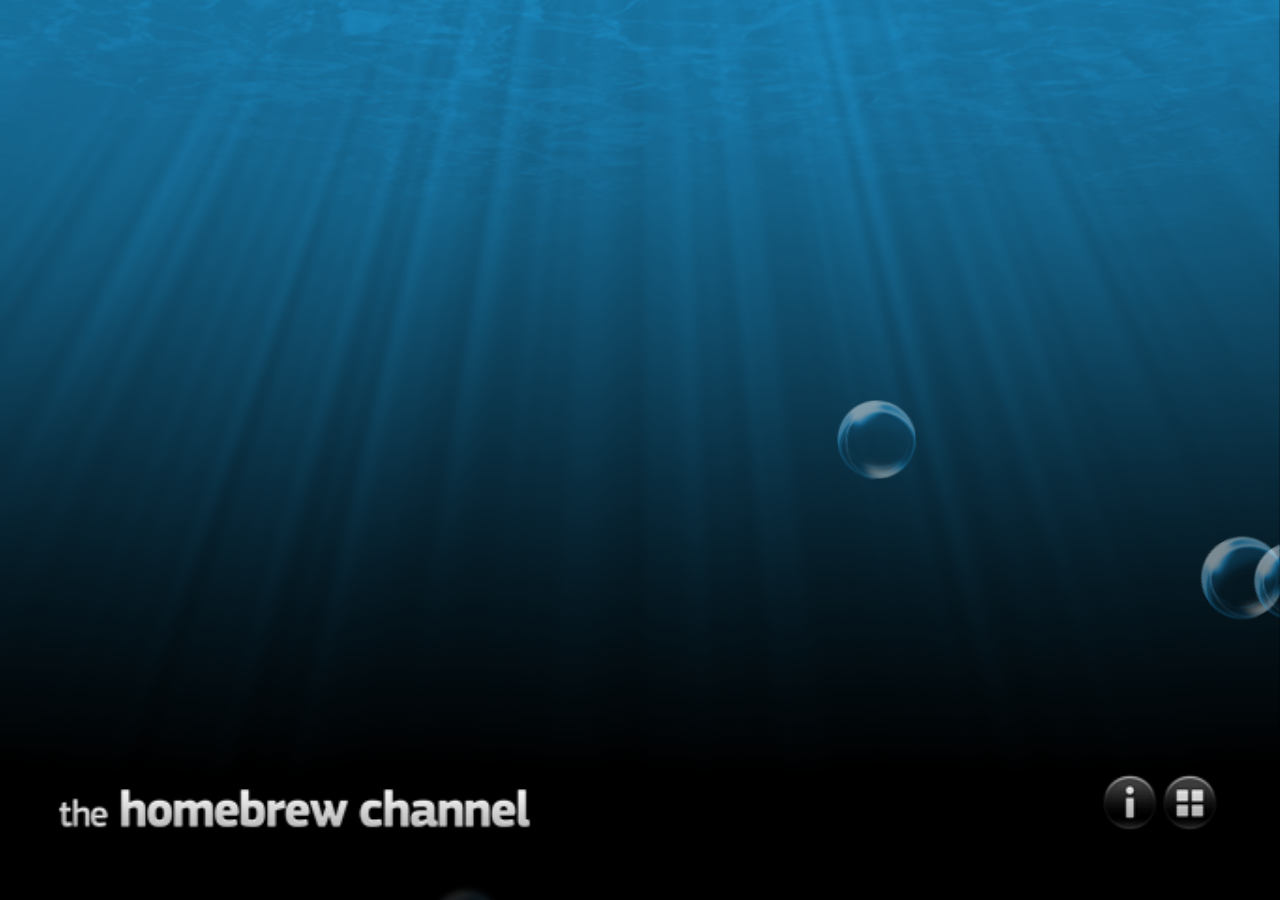
<file: wii-homebrew/index.html>
<!doctype html>
<html lang="en">
  <head>
    <meta charset="UTF-8" />
    <meta name="viewport" content="width=device-width, initial-scale=1.0" />
    <meta name="description" content="quatric's Wii homebrew apps, in a replica of the Homebrew Channel." />
    <meta name="theme-color" content="#000000" />
    <link rel="icon" type="image/png" href="/img/quatric.png" />
    <title>The Homebrew Channel · quatric</title>
    <style>html,body{overscroll-behavior:none;color:#fff;background:#000;height:100%;margin:0;font:16px/1.5 sans-serif;overflow:hidden}#tv{cursor:none;touch-action:none;-webkit-user-select:none;user-select:none;-webkit-tap-highlight-color:transparent;width:100%;height:100dvh;position:fixed;inset:0}noscript p{margin:2rem}noscript a{color:inherit}</style>
    <script type="module" crossorigin src="../wii-homebrew/assets/wiiHomebrew-95a7cc8f.js"></script>
  </head>
  <body>
    <canvas id="tv" role="img" aria-label="The Homebrew Channel"></canvas>
    <noscript><p>This replica of the Homebrew Channel needs JavaScript. quatric's homebrew apps are also on
      <a href="https://github.com/quatric">GitHub</a>.</p></noscript>
  </body>
</html>
</file>
<file: css/style.css>
@font-face {
    font-family: 'rodin';
    src: url('/css/RodinNTLGPro-DB-Extended.woff2') format('woff2'),
         url('/css/RodinNTLGPro-DB-Extended.woff') format('woff');
    font-weight: 400;
    font-display: swap;
}

@font-face {
    font-family: 'rodin';
    src: url('/css/RodinNTLGPro-B-Extended.woff2') format('woff2'),
         url('/css/RodinNTLGPro-B-Extended.woff') format('woff');
    font-weight: 700;
    font-display: swap;
}

html, body {
  font-family: 'rodin', sans-serif;
}

:root {
  --bg: #f3f7fb;
  --surface: #ffffff;
  --ink: #0e1a2b;
  --muted: #53647c;
  --line: #d5e0ec;
  --a: #0a9ab0;
  --b: #5b5bf0;
  --tile: #e8f0f9;
  --shadow: 0 1px 2px rgba(14, 26, 43, .06), 0 8px 24px -12px rgba(14, 26, 43, .18);
  --blob: .35;
}
@media (prefers-color-scheme: dark) {
  :root {
    --bg: #0a1220;
    --surface: #111c30;
    --ink: #e8f0fb;
    --muted: #93a6c2;
    --line: #22324d;
    --a: #3fd0e4;
    --b: #8c8cff;
    --tile: #18263f;
    --shadow: 0 1px 2px rgba(0, 0, 0, .4), 0 12px 28px -14px rgba(0, 0, 0, .7);
    --blob: .28;
  }
}

* { box-sizing: border-box; }
html { scroll-behavior: smooth; scroll-padding-top: 4.5rem; }
body {
  margin: 0;
  background: var(--bg);
  color: var(--ink);
  line-height: 1.6;
  overflow-x: hidden;
}
a { color: inherit; }
img { max-width: 100%; }
.skip { position: absolute; left: -999px; }
.skip:focus { left: 1rem; top: 1rem; z-index: 99; background: var(--surface); padding: .5rem 1rem; border-radius: 8px; }
:focus-visible { outline: 3px solid var(--b); outline-offset: 3px; border-radius: 6px; }

/* drifting colour behind everything */
.blobs { position: fixed; inset: 0; z-index: -1; overflow: hidden; pointer-events: none; }
.blobs i { position: absolute; width: 46vmax; height: 46vmax; border-radius: 50%; filter: blur(80px); opacity: var(--blob); animation: drift 26s ease-in-out infinite alternate; }
.blobs i:nth-child(1) { background: var(--a); top: -18vmax; left: -12vmax; }
.blobs i:nth-child(2) { background: var(--b); top: 30vh; right: -20vmax; animation-delay: -9s; }
.blobs i:nth-child(3) { background: var(--a); bottom: -24vmax; left: 20vw; opacity: calc(var(--blob) * .6); animation-delay: -17s; }
@keyframes drift { to { transform: translate(6vmax, 5vmax) scale(1.12); } }

.top {
  position: sticky; top: 0; z-index: 10;
  display: flex; justify-content: space-between; align-items: center; gap: 1rem;
  padding: .7rem clamp(1rem, 4vw, 2.5rem);
  background: color-mix(in srgb, var(--bg) 78%, transparent);
  backdrop-filter: blur(12px);
  border-bottom: 1px solid var(--line);
}
.brand { display: flex; align-items: center; gap: .6rem; font-weight: 700; text-decoration: none; letter-spacing: .04em; }
.brand img { border-radius: 50%; transition: transform .5s cubic-bezier(.3, 1.6, .5, 1); }
.brand:hover img { transform: rotate(360deg); }
nav { display: flex; gap: clamp(.8rem, 3vw, 1.8rem); }
nav a { text-decoration: none; color: var(--muted); font-size: .95rem; transition: color .2s; }
nav a:hover { color: var(--ink); }

main { max-width: 1100px; margin: 0 auto; padding: 0 clamp(1rem, 4vw, 2.5rem); }

/* hero */
.hero { text-align: center; padding: clamp(4rem, 14vw, 9rem) 0 clamp(3rem, 8vw, 5rem); }
.iam {
  margin: 0; font-size: clamp(1rem, 3vw, 1.4rem);
  letter-spacing: .3em; text-indent: .3em; word-spacing: -.1em; text-transform: uppercase; color: var(--muted);
  animation: rise .9s both;
}
h1 {
  margin: .1em 0 0; font-weight: 700;
  font-size: clamp(3.6rem, 17vw, 10.5rem); line-height: 1; letter-spacing: -.03em;
}
.word {
  position: relative; display: inline-block;
  animation: rise 1s .15s both;
}
.word-text {
  background: linear-gradient(100deg, var(--a), var(--b) 55%, var(--a));
  background-size: 200% 100%;
  -webkit-background-clip: text; background-clip: text; color: transparent;
  /* room for the q's descender, or the clipped gradient cuts its tail off */
  padding-bottom: .25em; margin-bottom: -.25em;
  animation: ink-in .35s 3.05s both, sheen 9s 3.4s linear infinite;
}
/* the wordmark is written out with a pen: strokes along each letter unmask the font's own outlines */
.sketch {
  position: absolute; left: 0; top: 0; width: 3.387em; height: 1em; overflow: visible; pointer-events: none;
  fill: url(#ink);
  animation: ink-out .3s 3.4s forwards;
}
.sketch stop:first-child { stop-color: var(--a); }
.sketch stop:last-child { stop-color: var(--b); }
.sketch mask path {
  fill: none; stroke: #fff; stroke-width: 175; stroke-linecap: round; stroke-linejoin: round;
  stroke-dasharray: 1; stroke-dashoffset: 1; animation: draw var(--t) var(--d) cubic-bezier(.4, 0, .6, 1) forwards;
}
/* a tapered brush stroke the width of the wordmark, swept in by the same pen once the name is written */
.swash { display: block; font-size: clamp(3.6rem, 17vw, 10.5rem); width: 3.2em; height: .352em; margin: .02em auto 0; overflow: visible; fill: url(#swash-ink); }
.swash stop:first-child { stop-color: var(--a); }
.swash stop:last-child { stop-color: var(--b); }
.swash mask path { fill: none; stroke: #fff; stroke-width: 16; stroke-linecap: round; stroke-dasharray: 1; stroke-dashoffset: 1; animation: draw .9s 3.15s cubic-bezier(.5, 0, .2, 1) forwards; }
.lede { margin: 1.6rem auto 0; max-width: 32ch; font-size: clamp(1.05rem, 2.6vw, 1.35rem); color: var(--muted); animation: rise 1s .5s both; }
@keyframes rise { from { opacity: 0; transform: translateY(18px); } }
@keyframes draw { to { stroke-dashoffset: 0; } }
@keyframes sheen { to { background-position: -200% 0; } }
@keyframes ink-in { from { opacity: 0; } }
@keyframes ink-out { to { opacity: 0; } }

/* sections */
.block { padding: clamp(2.5rem, 7vw, 4.5rem) 0; }
h2 { margin: 0 0 1.4rem; font-size: clamp(1.7rem, 4.5vw, 2.5rem); letter-spacing: -.01em; line-height: 1.15; }
h2::after { content: ""; display: block; width: 2.4rem; height: 4px; margin-top: .6rem; border-radius: 4px; background: linear-gradient(90deg, var(--a), var(--b)); transition: width .4s; }
.block:hover h2::after { width: 4.5rem; }
.section-note { margin: -.6rem 0 1.6rem; color: var(--muted); max-width: 60ch; }

.grid { list-style: none; margin: 0; padding: 0; display: grid; gap: 1.1rem; grid-template-columns: repeat(auto-fill, minmax(min(100%, 300px), 1fr)); align-items: stretch; }

/* cards */
.card {
  position: relative; padding: 1.2rem 1.2rem 1rem;
  background: var(--surface); border: 1px solid var(--line); border-radius: 16px;
  box-shadow: var(--shadow);
  transition: transform .35s cubic-bezier(.3, 1.5, .5, 1), border-color .25s, box-shadow .25s;
}
.card::before {
  content: ""; position: absolute; inset: -1px; border-radius: 16px; padding: 1px; pointer-events: none;
  background: linear-gradient(135deg, var(--a), var(--b));
  -webkit-mask: linear-gradient(#000 0 0) content-box, linear-gradient(#000 0 0);
  -webkit-mask-composite: xor; mask-composite: exclude;
  opacity: 0; transition: opacity .3s;
}
.card:hover, .card:focus-within { transform: translateY(-6px) rotate(-.6deg); }
.card:nth-child(even):hover, .card:nth-child(even):focus-within { transform: translateY(-6px) rotate(.6deg); }
.card:hover::before, .card:focus-within::before { opacity: 1; }
.card h3 a { text-decoration: none; }
.card h3 a::after { content: ""; position: absolute; inset: 0; z-index: 1; border-radius: 16px; }
.card-head { display: flex; align-items: center; gap: .9rem; margin-bottom: .7rem; }
h3 { margin: 0; font-size: 1.1rem; line-height: 1.25; overflow-wrap: anywhere; }
.card p { margin: 0 0 .6rem; color: var(--muted); font-size: .96rem; }

.icon {
  flex: none; width: 56px; height: 56px; object-fit: contain; padding: 6px;
  background: var(--tile); border-radius: 14px;
  transition: transform .45s cubic-bezier(.3, 1.8, .5, 1);
}
.card:hover .icon { transform: rotate(-8deg) scale(1.12); }
.card:nth-child(even):hover .icon { transform: rotate(8deg) scale(1.12); }

/* More / Less */
details { position: relative; z-index: 2; }
summary { display: inline-block; cursor: pointer; list-style: none; font-size: .88rem; font-weight: 700; color: var(--a); padding: .15rem 0; }
summary::-webkit-details-marker { display: none; }
summary::after { content: " +"; }
details[open] summary::after { content: " -"; }
.less, details[open] .more { display: none; }
details[open] .less { display: inline; }
.full { margin: .5rem 0 .2rem; animation: rise .35s both; }
.card::after {
  content: "GitHub \2192"; position: absolute; right: 1.2rem; bottom: 1rem; font-size: .85rem; color: var(--muted);
  opacity: 0; transform: translateX(-6px); transition: opacity .25s, transform .25s;
}
.site { position: absolute; left: 1.2rem; bottom: 1rem; z-index: 2; font-size: .85rem; font-weight: 700; color: var(--a); text-decoration: none; }
.site:hover, .gh:hover { text-decoration: underline; }
.gh { position: absolute; right: 1.2rem; bottom: 1rem; z-index: 2; font-size: .85rem; color: var(--muted); text-decoration: none; opacity: 0; transform: translateX(-6px); transition: opacity .25s, transform .25s; }
.card:hover .gh, .card:focus-within .gh { opacity: 1; transform: none; }
.card.web::after { content: none; }
.card:hover::after, .card:focus-within::after { opacity: 1; transform: none; }
.card { padding-bottom: 2.6rem; }

.more-work { margin: 4rem 0 0; text-align: center; font-size: clamp(1.1rem, 3vw, 1.5rem); font-weight: 700; color: var(--muted); }

/* about + contact */
.about p { max-width: 62ch; font-size: clamp(1.05rem, 2.2vw, 1.2rem); margin: 0; }
.contact { list-style: none; margin: 0; padding: 0; display: grid; grid-template-columns: repeat(auto-fit, minmax(min(100%, 15rem), 1fr)); gap: .9rem; }
.contact li { min-width: 0; }
.contact a { height: 100%; box-sizing: border-box; }
.contact a {
  display: block; padding: 1rem 1.2rem; text-decoration: none; overflow-wrap: break-word;
  background: var(--surface); border: 1px solid var(--line); border-radius: 14px;
  transition: transform .3s cubic-bezier(.3, 1.5, .5, 1), border-color .2s;
}
.contact a:hover { transform: translateY(-4px); border-color: var(--a); }
.contact span { display: block; font-size: .78rem; letter-spacing: .12em; text-transform: uppercase; color: var(--a); margin-bottom: .2rem; }

footer { text-align: center; padding: 3rem 1rem 4rem; color: var(--muted); font-size: .9rem; }
footer p { margin: 0; letter-spacing: normal; }

@media (max-width: 520px) { nav a:nth-child(n+3) { display: none; } }
@media (prefers-reduced-motion: reduce) {
  *, *::before, *::after { animation: none !important; transition: none !important; scroll-behavior: auto !important; }
  .swash path { stroke-dashoffset: 0; }
  .sketch { display: none; }
}
.icon.bare { background: none; }

/* whimsy */
.lede { cursor: pointer; }
.word { cursor: pointer; transition: transform .3s cubic-bezier(.3, 1.8, .5, 1); }
.word:hover { transform: rotate(-1.2deg) scale(1.02); }
.word:active { transform: scale(.97); }

.confetti { position: fixed; width: 9px; height: 9px; z-index: 100; pointer-events: none; animation: burst 1.1s cubic-bezier(.2, .7, .4, 1) forwards; }
@keyframes burst { to { transform: translate(var(--dx), calc(var(--dy) + 220px)) rotate(var(--r)); opacity: 0; } }
.spark { position: fixed; z-index: 100; pointer-events: none; font-style: normal; line-height: 1; animation: twinkle .8s ease-out forwards; }
@keyframes twinkle { to { transform: translate(var(--x), 26px) scale(.2) rotate(120deg); opacity: 0; } }

.reveal { opacity: 0; transform: translateY(26px) scale(.97); transition: opacity .6s var(--d, 0ms), transform .6s cubic-bezier(.3, 1.4, .5, 1) var(--d, 0ms), border-color .25s, box-shadow .25s; }
.reveal.in { opacity: 1; transform: none; }
.reveal.in:hover, .reveal.in:focus-within { transition-delay: 0ms; }
.reveal.in:hover { transform: translateY(-6px) rotate(-.6deg); }
.reveal.in:nth-child(even):hover { transform: translateY(-6px) rotate(.6deg); }

.wiggle { animation: wiggle .9s both; }
@keyframes wiggle { 15% { transform: rotate(-4deg) scale(1.05); } 30% { transform: rotate(4deg) scale(1.05); } 45% { transform: rotate(-3deg) scale(1.04); } 60% { transform: rotate(3deg); } 75% { transform: rotate(-1deg); } }

.card:hover .icon, .card:focus-within .icon { animation: boing .6s; }
@keyframes boing { 40% { transform: rotate(-10deg) scale(1.25); } 70% { transform: rotate(6deg) scale(1.08); } }
.quip { margin-top: .5rem !important; cursor: pointer; font-size: .82rem; opacity: .85; }
.quip:hover { color: var(--a); }

.party .word-text { animation: sheen 2s linear infinite; background-image: linear-gradient(100deg, #ff5d8f, #ffb703, #8ac926, #3fd0e4, #5b5bf0, #ff5d8f); background-size: 200% 100%; }
.party .icon { animation: boing 1.2s infinite; }
.party .blobs i { animation-duration: 3s; }
.party { filter: hue-rotate(0deg); }
.party body { animation: hue 6s linear infinite; }
@keyframes hue { to { filter: hue-rotate(360deg); } }

.progress { margin: 0 0 1.6rem; text-align: center; }
.btn { display: inline-block; padding: .65rem 1.3rem; border-radius: 999px; background: linear-gradient(135deg, var(--a), var(--b)); color: #fff; font-weight: 700; text-decoration: none; box-shadow: var(--shadow); transition: transform .15s; }
.btn:hover, .btn:focus-visible { transform: translateY(-2px) scale(1.04); }

.subhead { margin: 4rem 0 1.4rem; font-size: clamp(1.4rem, 3.5vw, 1.9rem); letter-spacing: -.01em; line-height: 1.15; }
.more-work + .subhead { margin-top: 3rem; }
.subhead2 { margin: 3rem 0 .8rem; font-size: clamp(1.15rem, 3vw, 1.45rem); letter-spacing: -.01em; line-height: 1.15; }
.subhead2 + .section-note { margin-top: 0; }
.more-work { margin-top: 2.5rem; }

.card.mac { padding-bottom: 1.2rem; }
.card.mac .card-head { margin-bottom: 0; }
.card.mac::after { content: none; }
</file>
